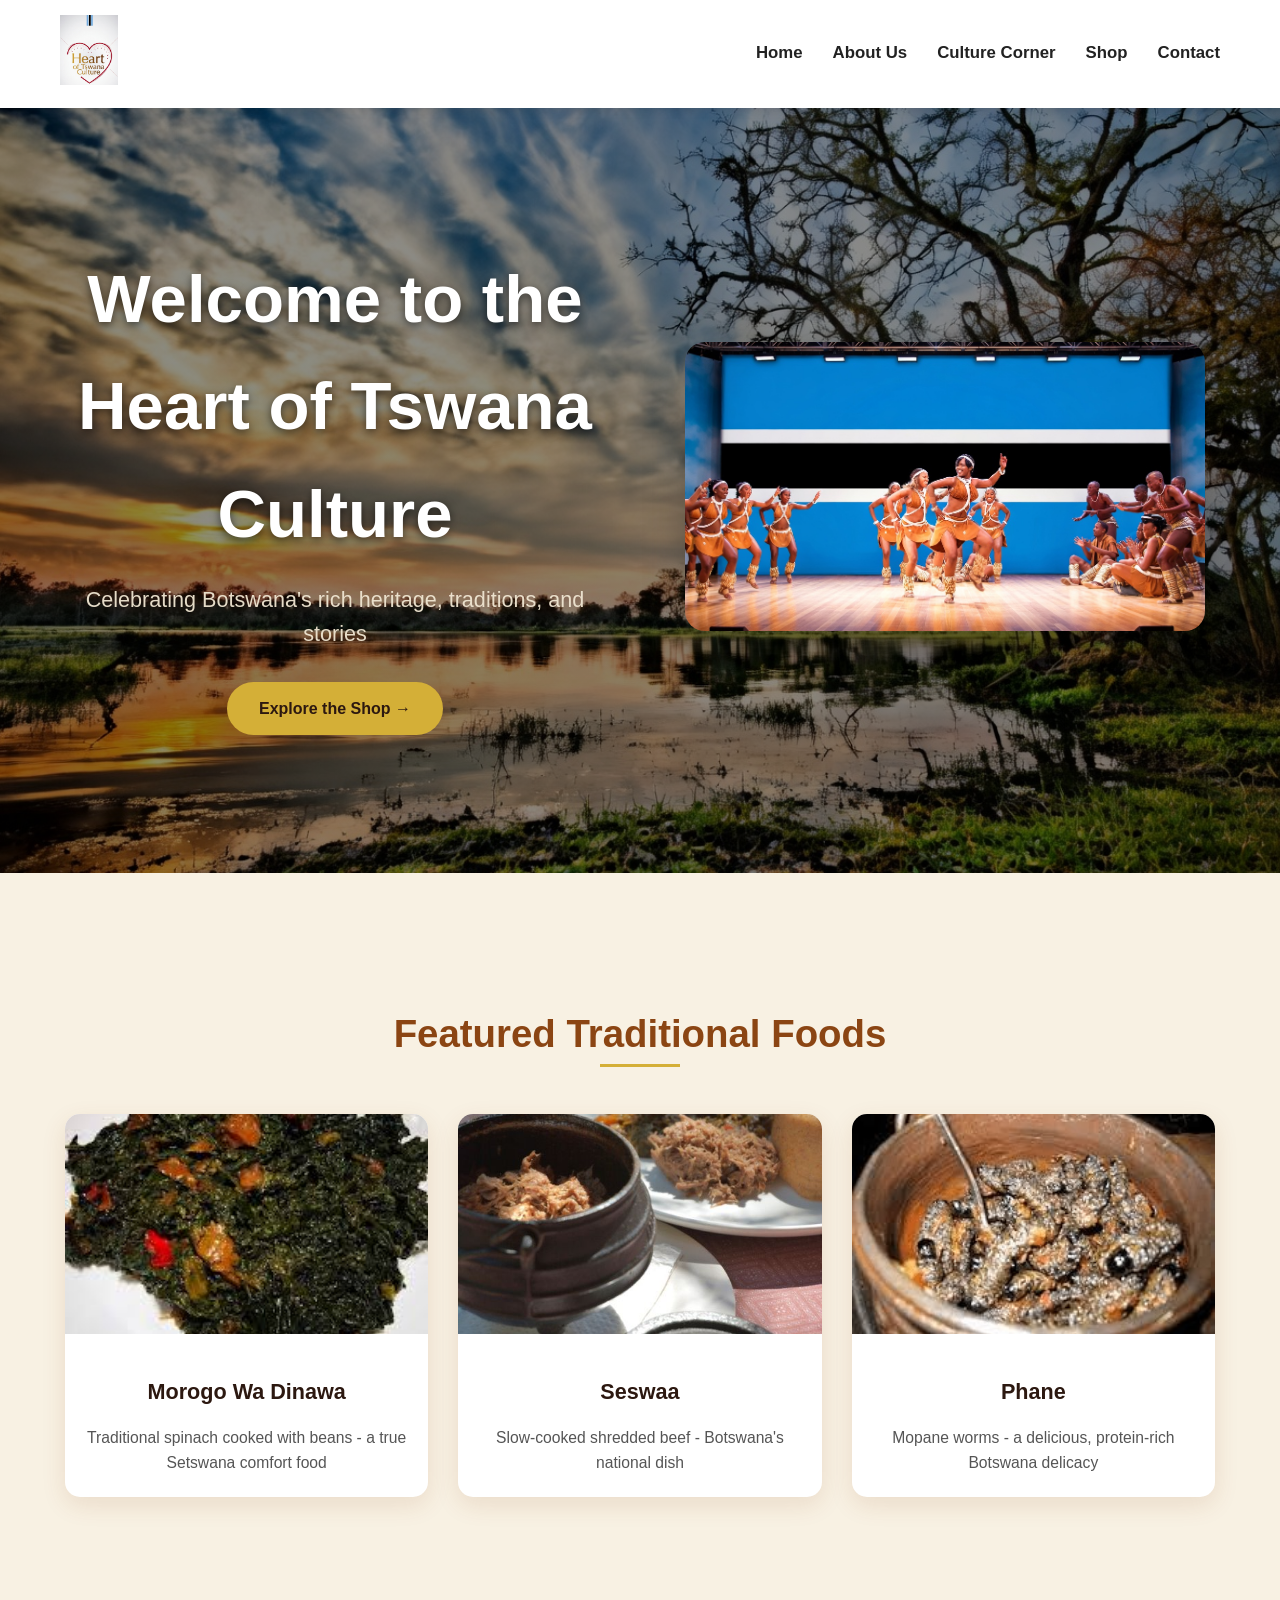
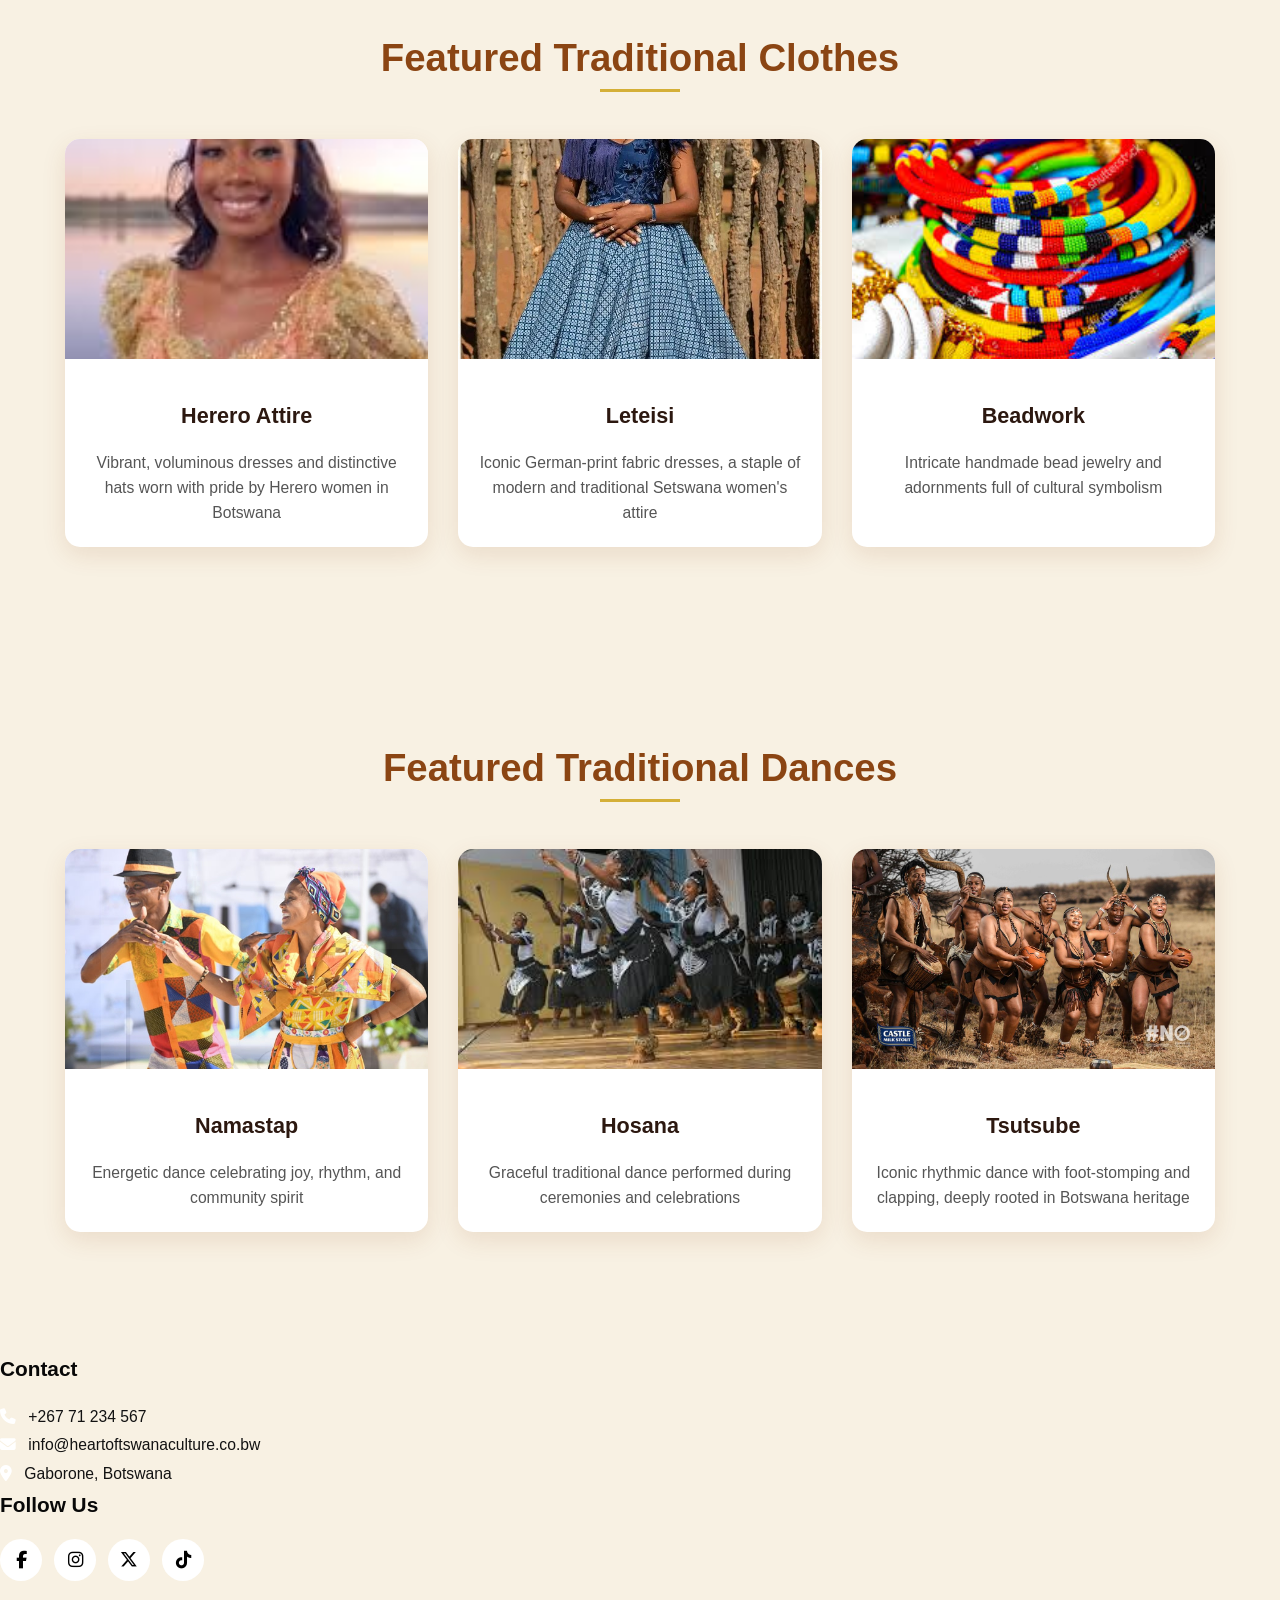
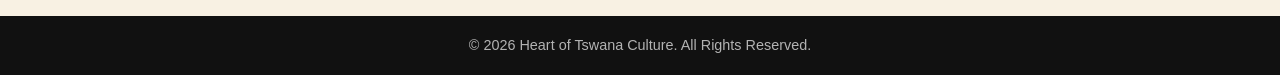
<file: index.html>
<!DOCTYPE html>
<html lang="en">
<head>
    <meta charset="UTF-8">
    <meta name="viewport" content="width=device-width, initial-scale=1.0">
    <meta name="description" content="Heart of Tswana Culture - Celebrating Botswana's rich heritage, traditions, and stories">
    <title>Heart of Tswana Culture</title>
    <link rel="stylesheet" href="styles.css">
    <link rel="stylesheet" href="https://cdnjs.cloudflare.com/ajax/libs/font-awesome/6.5.1/css/all.min.css">
</head>
<body>

    <div class="header">
        <div class="container">
            <div class="navbar">
                <div class="logo">
                    <img src="images/Heart of Tswana Culture.jpg" alt="Heart of Tswana Culture Logo">
                </div>
                <nav>
                    <ul>
                        <li><a href="index.html">Home</a></li>
                        <li><a href="about-us.html">About Us</a></li>
                        <li><a href="culture.html">Culture Corner</a></li>
                        <li><a href="shop.html">Shop</a></li>
                        <li><a href="contact.html">Contact</a></li>
                    </ul>
                </nav>
            </div>
        </div>
    </div>

    <!-- HERO SECTION -->
    <div class="hero">
        <div class="container">
            <div class="row">
                <div class="col-1">
                    <h1>Welcome to the Heart of Tswana Culture</h1>
                    <p>Celebrating Botswana's rich heritage, traditions, and stories</p>
                    <a href="shop.html" class="btn">Explore the Shop →</a>
                </div>
                <div class="col-1">
                    <img src="images/image.png" alt="Tswana cultural performance">
                </div>
            </div>
        </div>
    </div>
    
<main>
    <!------------ FEATURED TRADITIONAL FOODS -------->
    <section class="small-container">
        <h2 class="title">Featured Traditional Foods</h2>
        <div class="grid">
            <div class="card">
                <img src="images/Morogo wa Dinawa.jpeg" alt="Morogo wa Dinawa">
                <h4>Morogo Wa Dinawa</h4>
                <p>Traditional spinach cooked with beans - a true Setswana comfort food</p>
            </div>
            <div class="card">
                <img src="images/Seswaa.jpeg" alt="Seswaa">
                <h4>Seswaa</h4>
                <p>Slow-cooked shredded beef - Botswana's national dish</p>
            </div>
            <div class="card">
                <img src="images/Phane.jpeg" alt="Phane">
                <h4>Phane</h4>
                <p>Mopane worms - a delicious, protein-rich Botswana delicacy</p>
            </div>
        </div>
    </div>

    <!---------- FEATURED TRADITIONAL CLOTHES ---------->
    <div class="small-container">
        <h2 class="title">Featured Traditional Clothes</h2>
        <div class="grid">
            <div class="card">
                <img src="images/herero clothing.jpeg" alt="Herero Attire">
                <h4>Herero Attire</h4>
                <p>Vibrant, voluminous dresses and distinctive hats worn with pride by Herero women in Botswana</p>
            </div>
            <div class="card">
                <img src="images/Leteisi 1.jpeg" alt="Leteisi">
                <h4>Leteisi</h4>
                <p>Iconic German-print fabric dresses, a staple of modern and traditional Setswana women's attire</p>
            </div>
            <div class="card">
                <img src="images/Beads.jpeg" alt="Traditional Beadwork">
                <h4>Beadwork</h4>
                <p>Intricate handmade bead jewelry and adornments full of cultural symbolism</p>
            </div>
        </div>
    </div>

    <!-- FEATURED TRADITIONAL DANCES -->
    <div class="small-container">
        <h2 class="title">Featured Traditional Dances</h2>
        <div class="grid">
            <div class="card">
                <img src="images/Namastap.jpeg" alt="Namastap Dance">
                <h4>Namastap</h4>
                <p>Energetic dance celebrating joy, rhythm, and community spirit</p>
            </div>
            <div class="card">
                <img src="images/Hosana.jpeg" alt="Hosana Dance">
                <h4>Hosana</h4>
                <p>Graceful traditional dance performed during ceremonies and celebrations</p>
            </div>
            <div class="card">
                <img src="images/Tsutsube.jpeg" alt="Tsutsube Dance">
                <h4>Tsutsube</h4>
                <p>Iconic rhythmic dance with foot-stomping and clapping, deeply rooted in Botswana heritage</p>
            </div>
        </div>
    </div>
</section>
</main>
    
        <div class="footer-col">
            <h3>Contact</h3>
            <p><i class="fas fa-phone"></i> +267 71 234 567</p>
            <p><i class="fas fa-envelope"></i> info@heartoftswanaculture.co.bw</p>
            <p><i class="fas fa-map-marker-alt"></i> Gaborone, Botswana</p>
        </div>

        <div class="footer-col">
            <h3>Follow Us</h3>

            <div class="social-links">
                <a href="#" aria-label="Facebook">
                    <i class="fab fa-facebook-f"></i>
                </a>

                <a href="#" aria-label="Instagram">
                    <i class="fab fa-instagram"></i>
                </a>

                <a href="#" aria-label="X Twitter">
                    <i class="fab fa-x-twitter"></i>
                </a>

                <a href="#" aria-label="TikTok">
                    <i class="fab fa-tiktok"></i>
                </a>
                
            </div>
        </div>

    </div>

    <div class="footer-bottom">
        <p>&copy; 2026 Heart of Tswana Culture. All Rights Reserved.</p>
    </div>
</footer>

</body>
</html>
</file>
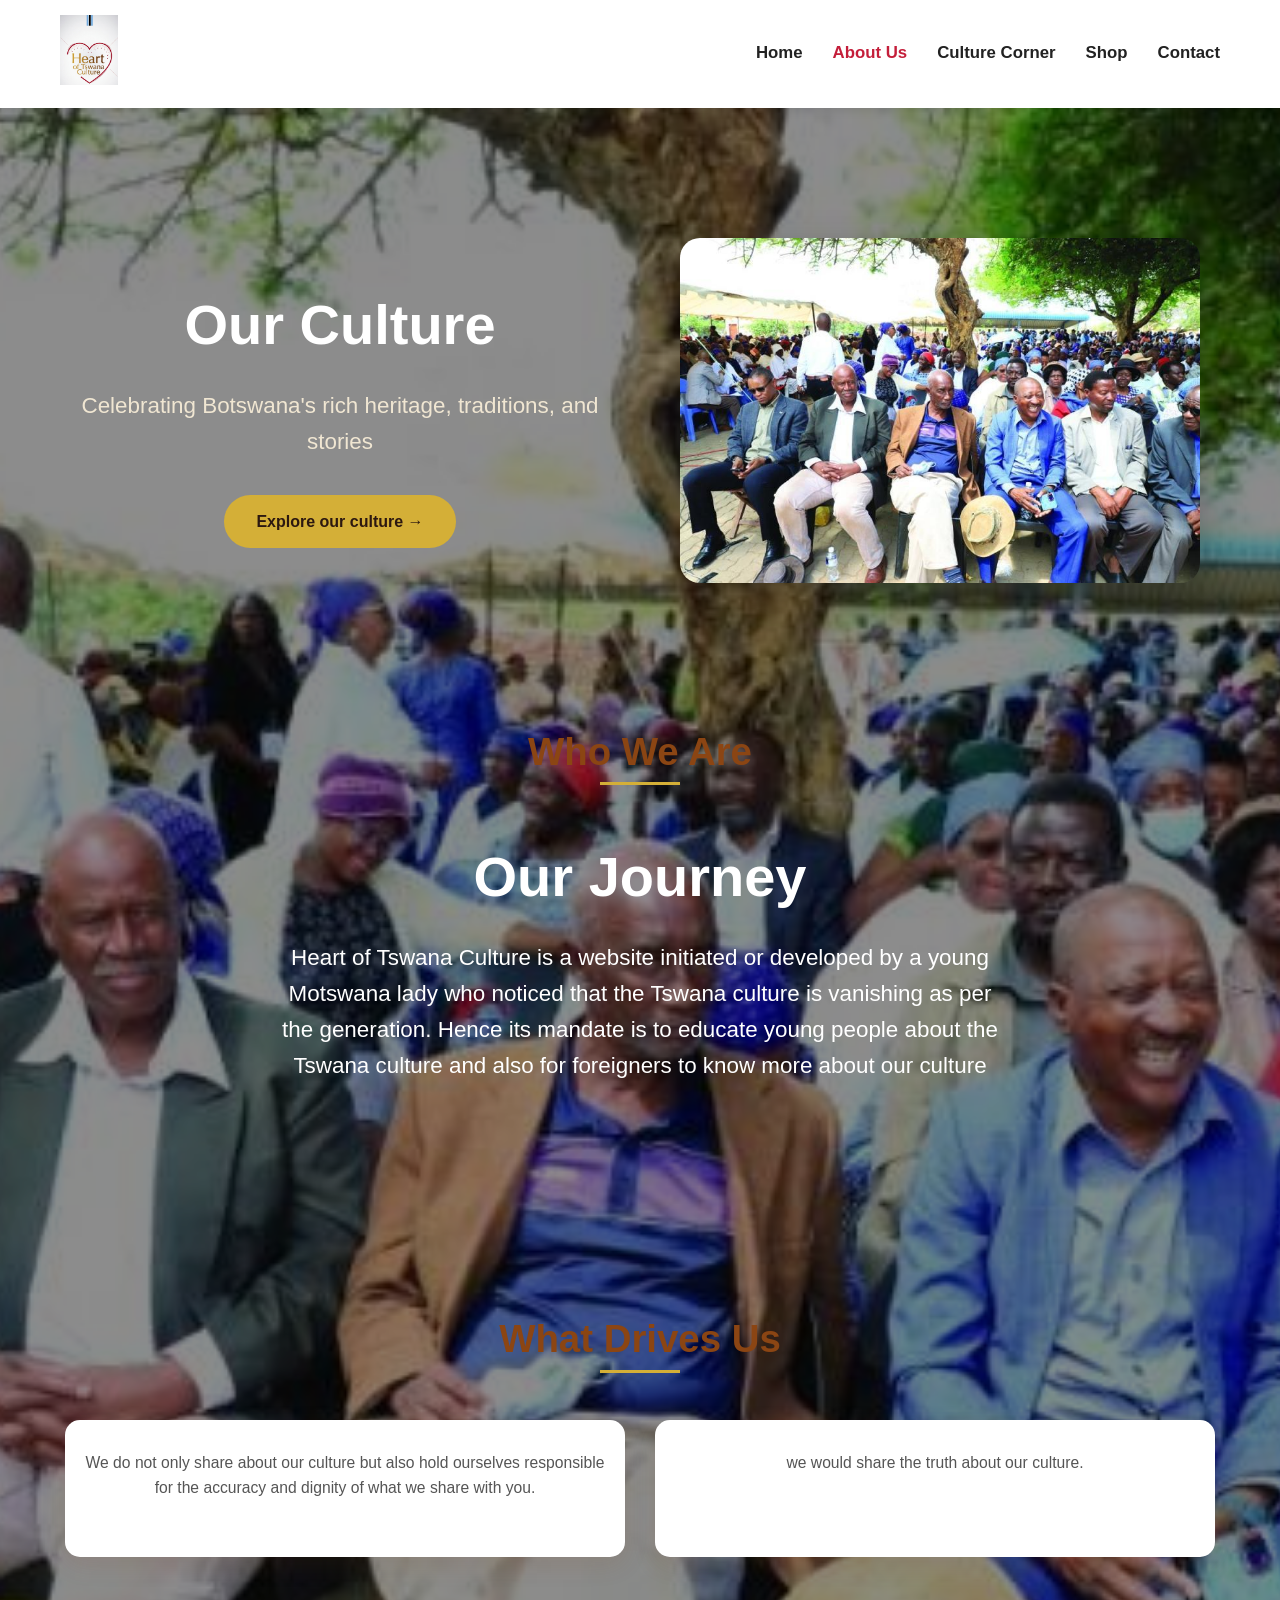
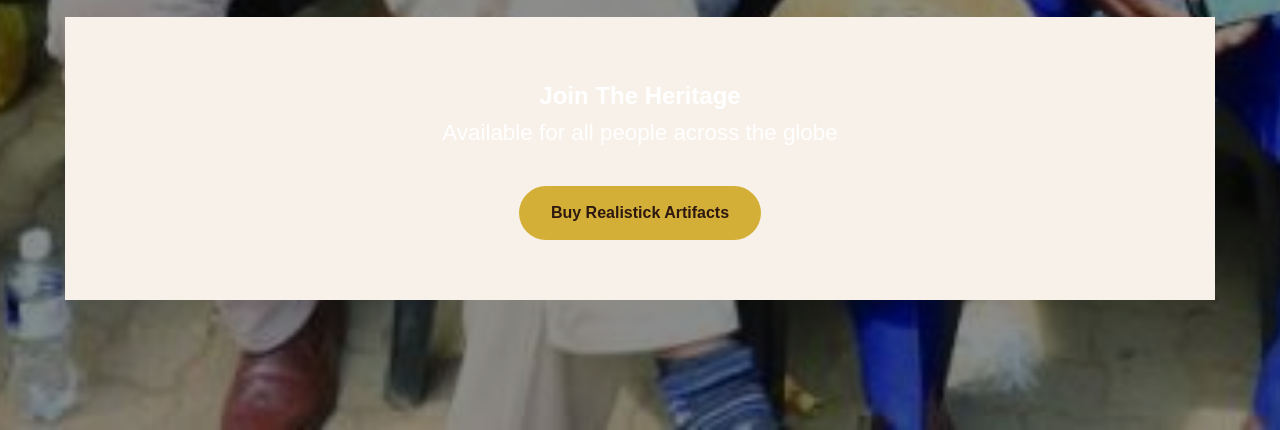
<file: about us.html>
<!DOCTYPE html>
<html lang="en">
<head>
    <meta charset="UTF-8">
    <meta name="viewport" content="width=device-width, initial-scale=1.0">
    <meta name="description" content="Heart of Tswana Culture - Celebrating Botswana's rich heritage, traditions, and stories">
    <title>Heart of Tswana Culture - About Us</title>
    <link rel="stylesheet" href="styles.css">
    <link rel="stylesheet" href="https://cdnjs.cloudflare.com/ajax/libs/font-awesome/6.5.1/css/all.min.css">
</head>
<body>

    <div class="header">
        <div class="container">
            <div class="navbar">
                <div class="logo">
                    <img src="images/Heart of Tswana Culture.jpg" alt="Heart of Tswana Culture Logo">
                </div>
                <nav>
                    <ul>
                        <li><a href="index.html">Home</a></li>
                        <li><a href="about-us.html" class="active">About Us</a></li>
                        <li><a href="culture.html">Culture Corner</a></li>
                        <li><a href="shop.html">Shop</a></li>
                        <li><a href="contact.html">Contact</a></li>
                    </ul>
                </nav>
            </div>
        </div>
    </div>

    <!-------- ABOUT US -------->
    <div class="about-us">
        <div class="container">
            <div class="row">
                <div class="col-1">
                    <h1>Our Culture</h1>
                    <p>Celebrating Botswana's rich heritage, traditions, and stories</p>
                    <a href="culture.html" class="btn">Explore our culture →</a>
               </div>

             <div class="col-1">
                 <img src="images/Tswana elders.jpg" alt="Elders at a wedding celebrrations">
             </div>
       </div>
    </div>
    
    <!-- OUR JOURNEY -->
    <div class="small-container">
        <h2 class="title">Who We Are</h2>
        <div class="container">
            <div class="row">
                <div class="col-2">
                    <h1>Our Journey </h1>
                    <p>Heart of Tswana Culture is a website initiated or developed by a young Motswana lady who noticed that the Tswana culture is vanishing as per the generation. Hence its mandate is to educate young people about the Tswana culture and also for foreigners to know more about our culture</p>
                </div>
            </div>
        </div>
    </div>

    <!-- OUR VALUES -->
    <div class="small-container">
        <h2 class="title">What Drives Us</h2>
        <div class="grid">
            <div class="card">
                <h3>Accountability.</h3>
                <p>We do not only share about our culture but also hold ourselves responsible for the accuracy and dignity of what we share with you.</p>
            </div>

            <div class="card">
                <h3>Excellence with Integrity.</h3>
                <p>we would share the truth about our culture.</p>
            </div>
        </div>
    </div>

    <!-- JOIN THE HERITAGE -->
    <div class="small-container cta-section">
        <h2>Join The Heritage</h2>
        <p>Available for all people across the globe</p>
        <a href="shop.html" class="btn">Buy Realistick Artifacts</a>
    </div>

</body>
</html>
</file>
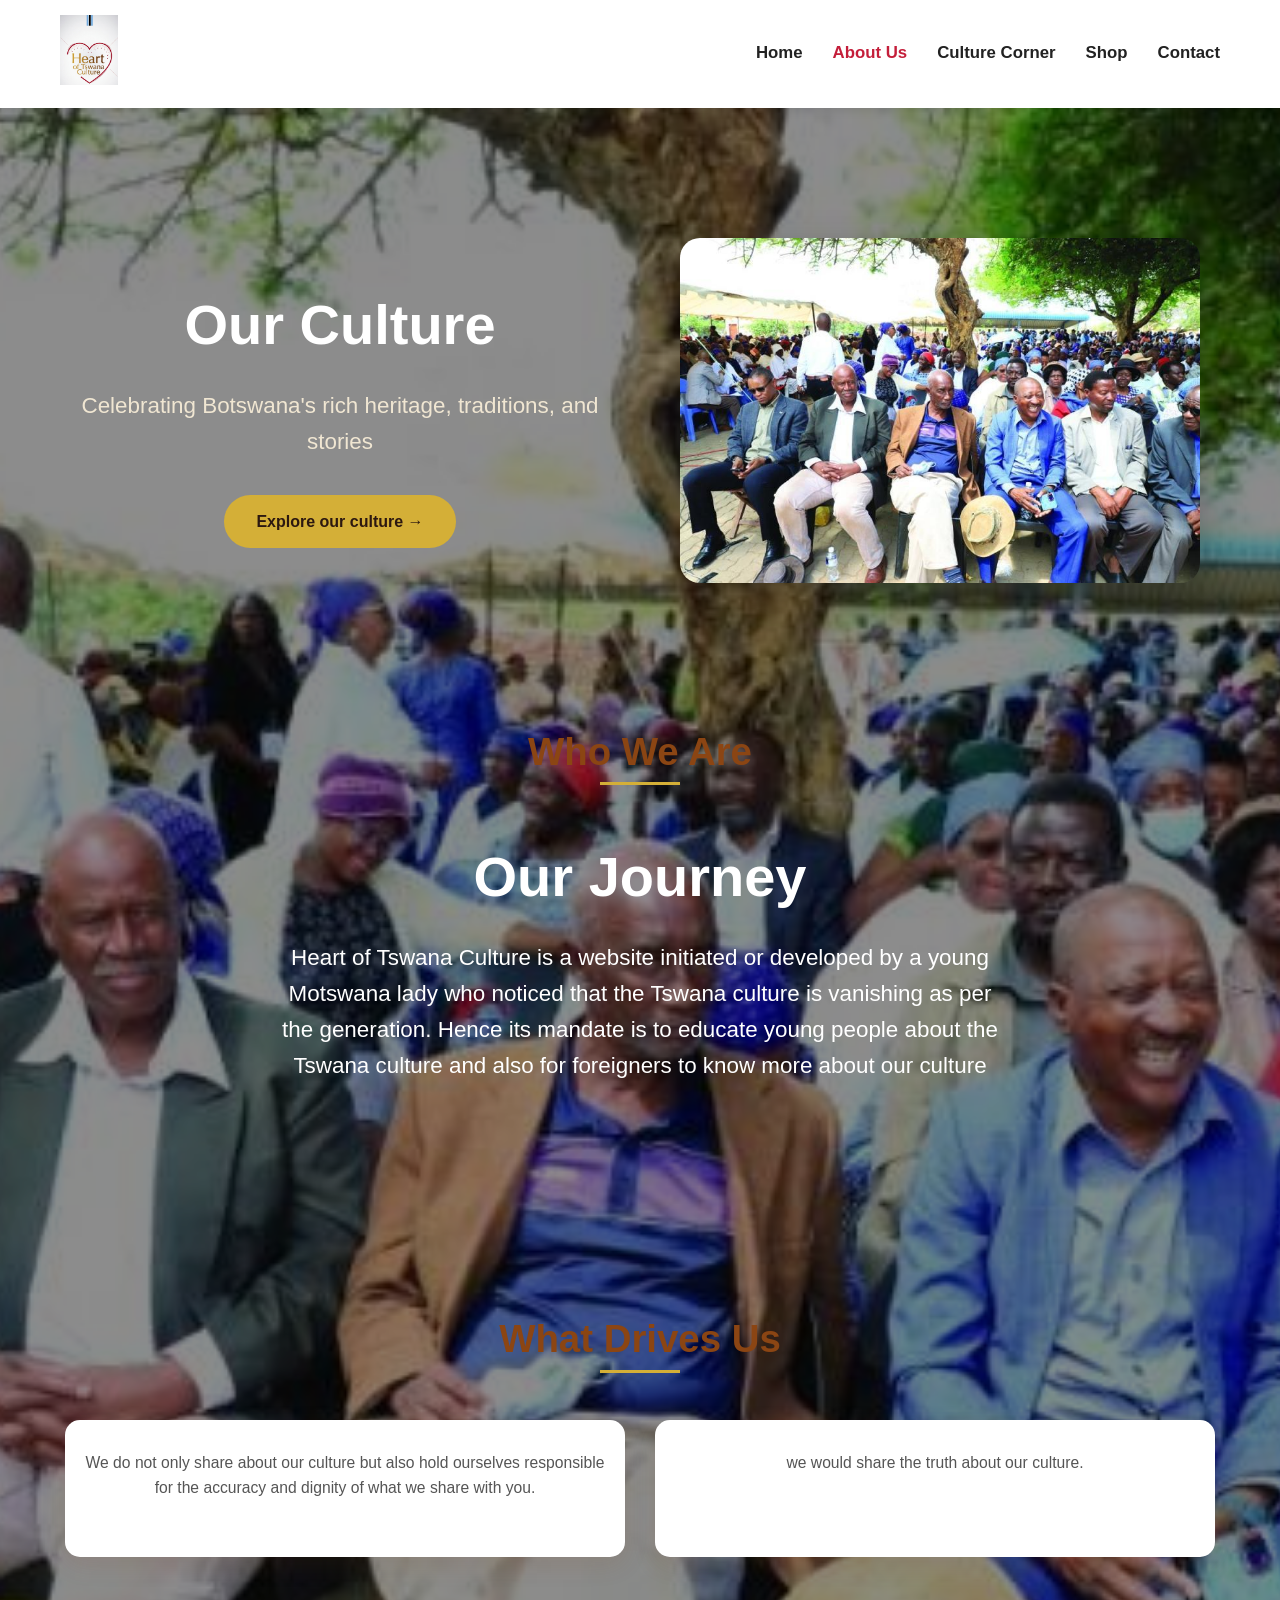
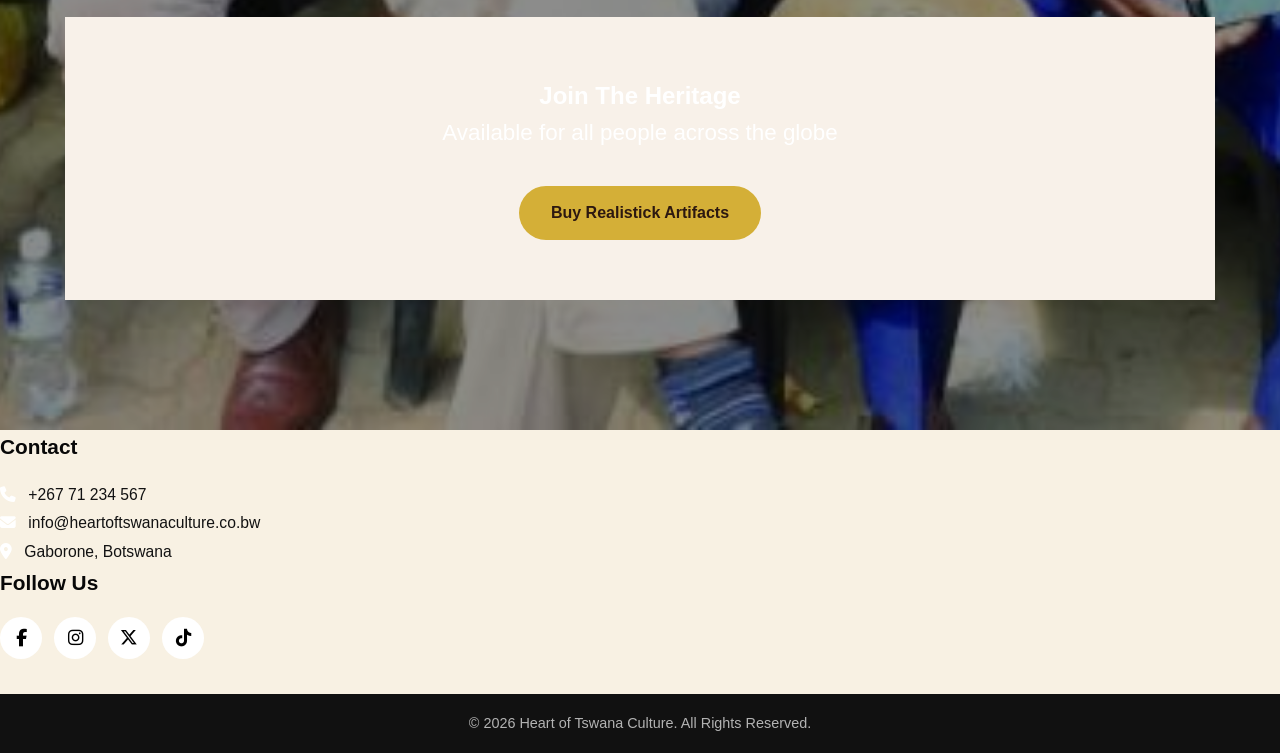
<file: about-us.html>
<!DOCTYPE html>
<html lang="en">
<head>
    <meta charset="UTF-8">
    <meta name="viewport" content="width=device-width, initial-scale=1.0">
    <meta name="description" content="Heart of Tswana Culture - Celebrating Botswana's rich heritage, traditions, and stories">
    <title>Heart of Tswana Culture - About Us</title>
    <link rel="stylesheet" href="styles.css">
    <link rel="stylesheet" href="https://cdnjs.cloudflare.com/ajax/libs/font-awesome/6.5.1/css/all.min.css">
</head>
<body>

    <div class="header">
        <div class="container">
            <div class="navbar">
                <div class="logo">
                    <img src="images/Heart of Tswana Culture.jpg" alt="Heart of Tswana Culture Logo">
                </div>
                <nav>
                    <ul>
                        <li><a href="index.html">Home</a></li>
                        <li><a href="about-us.html" class="active">About Us</a></li>
                        <li><a href="culture.html">Culture Corner</a></li>
                        <li><a href="shop.html">Shop</a></li>
                        <li><a href="contact.html">Contact</a></li>
                    </ul>
                </nav>
            </div>
        </div>
    </div>
<main>
    <!-------- ABOUT US -------->
    <section class="about-us">
        <div class="container">
            <div class="row">
                <div class="col-1">
                    <h1>Our Culture</h1>
                    <p>Celebrating Botswana's rich heritage, traditions, and stories</p>
                    <a href="culture.html" class="btn">Explore our culture →</a>
               </div>

             <div class="col-1">
                 <img src="images/Tswana elders.jpg" alt="Elders at a wedding celebrrations">
             </div>
       </div>
    </div>
    
    <!-- OUR JOURNEY -->
    <div class="small-container">
        <h2 class="title">Who We Are</h2>
        <div class="container">
            <div class="row">
                <div class="col-2">
                    <h1>Our Journey </h1>
                    <p>Heart of Tswana Culture is a website initiated or developed by a young Motswana lady who noticed that the Tswana culture is vanishing as per the generation. Hence its mandate is to educate young people about the Tswana culture and also for foreigners to know more about our culture</p>
                </div>
            </div>
        </div>
    </div>

    <!-- OUR VALUES -->
    <div class="small-container">
        <h2 class="title">What Drives Us</h2>
        <div class="grid">
            <div class="card">
                <h3>Accountability.</h3>
                <p>We do not only share about our culture but also hold ourselves responsible for the accuracy and dignity of what we share with you.</p>
            </div>

            <div class="card">
                <h3>Excellence with Integrity.</h3>
                <p>we would share the truth about our culture.</p>
            </div>
        </div>
    </div>

    <!-- JOIN THE HERITAGE -->
    <div class="small-container cta-section">
        <h2>Join The Heritage</h2>
        <p>Available for all people across the globe</p>
        <a href="shop.html" class="btn">Buy Realistick Artifacts</a>
    </div>
    </section>
</main>
      <div class="footer-col">
            <h3>Contact</h3>
            <p><i class="fas fa-phone"></i> +267 71 234 567</p>
            <p><i class="fas fa-envelope"></i> info@heartoftswanaculture.co.bw</p>
            <p><i class="fas fa-map-marker-alt"></i> Gaborone, Botswana</p>
        </div>

       <!-- Follow Us Column -->
        <div class="footer-col follow-col">
            <h3>Follow Us</h3>

            <div class="social-links">
                <a href="#" aria-label="Facebook">
                    <i class="fab fa-facebook-f"></i>
                </a>

                <a href="#" aria-label="Instagram">
                    <i class="fab fa-instagram"></i>
                </a>

                <a href="#" aria-label="X Twitter">
                    <i class="fab fa-x-twitter"></i>

                <a href="#" aria-label="TikTok">
                    <i class="fab fa-tiktok"></i>
                </a>

            </div>
        </div>

    </div>

    <div class="footer-bottom">

<p>&copy; 2026 Heart of Tswana Culture. All Rights Reserved.</p>
    </div>
</footer>


</body>
</html>
</file>
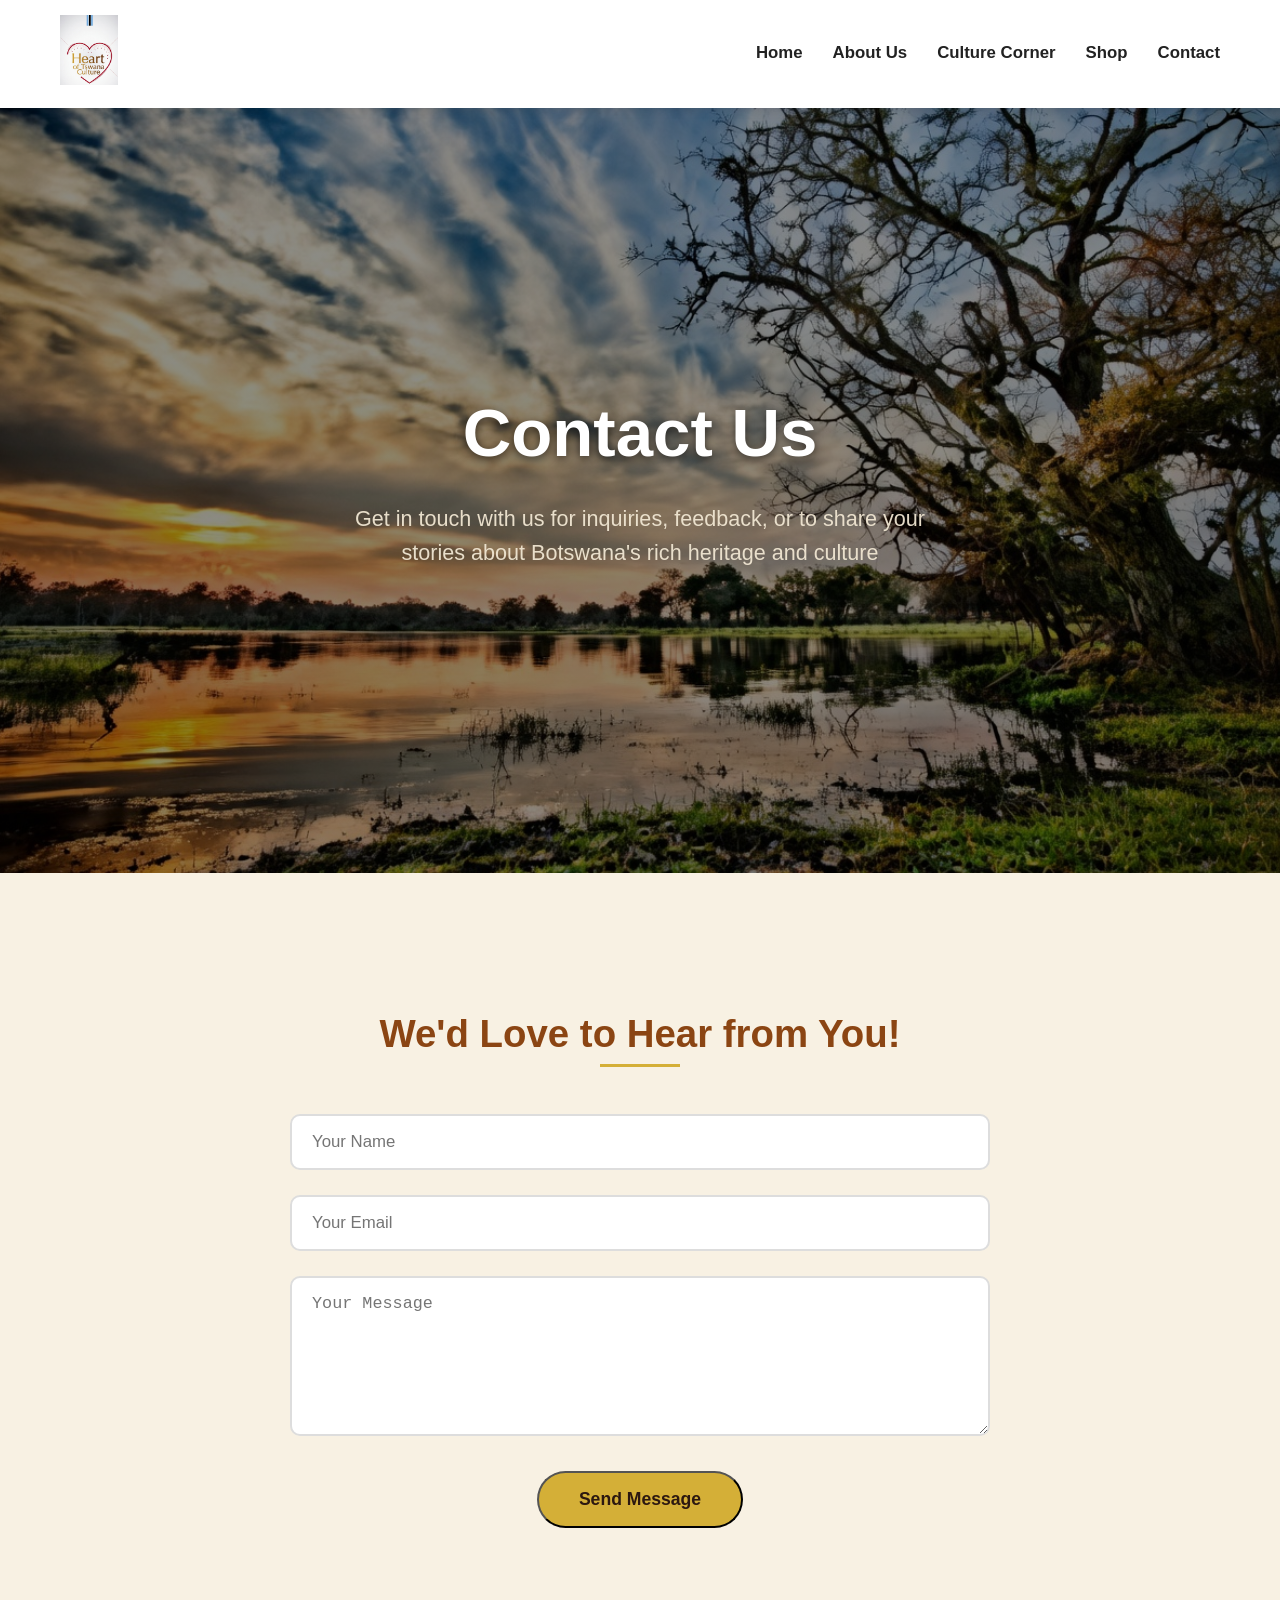
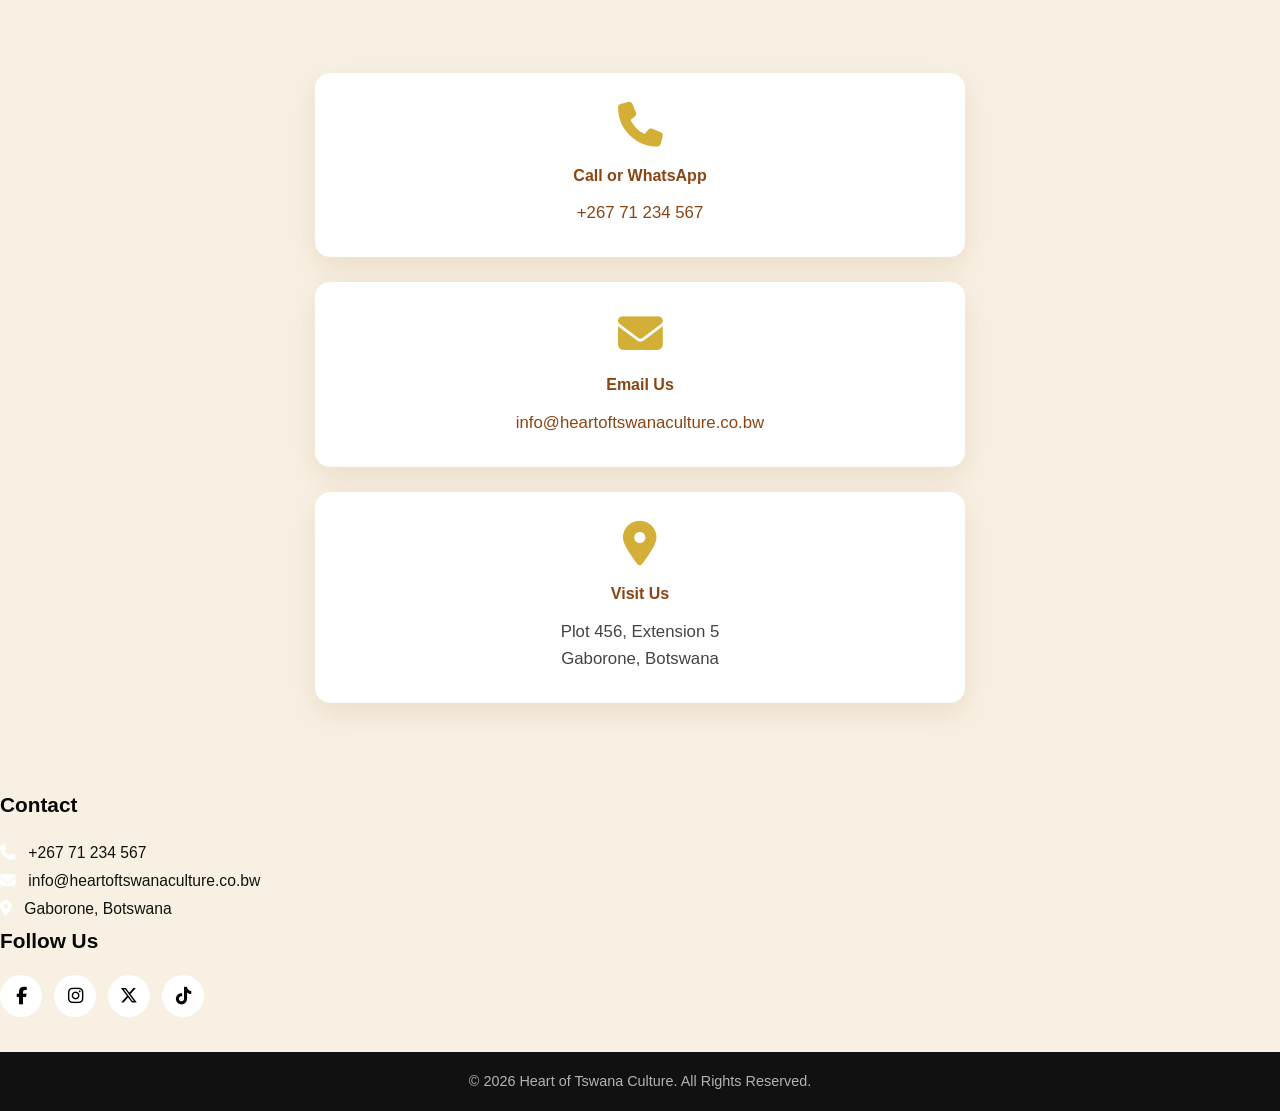
<file: contact.html>
<!DOCTYPE html>
<html lang="en">
<head>
    <meta charset="UTF-8">
    <meta name="viewport" content="width=device-width, initial-scale=1.0">
    <meta name="description" content="Contact Heart of Tswana Culture - Get in touch with us for inquiries, feedback, or to share your stories about Botswana's rich heritage and culture">
    <title>Contact Us - Heart of Tswana Culture</title>
    <link rel="stylesheet" href="styles.css">
    <link rel="stylesheet" href="https://cdnjs.cloudflare.com/ajax/libs/font-awesome/6.5.1/css/all.min.css">
</head>
<body>
    <div class="header">
        <div class="container">
            <div class="navbar">
                <div class="logo">
                    <img src="images/Heart of Tswana Culture.jpg" alt="Heart of Tswana Culture Logo">
                </div>
                <nav>
                    <ul>
                        <li><a href="index.html">Home</a></li>
                        <li><a href="about-us.html">About Us</a></li>
                        <li><a href="culture.html">Culture Corner</a></li>
                        <li><a href="shop.html">Shop</a></li>
                        <li><a href="contact.html">Contact</a></li>
                    </ul>
                </nav>
            </div>
        </div>
    </div>

    <div class="hero">
        <div class="container">
            <div class="row">
                <div class="col-1">
                    <h1>Contact Us</h1>

                    <p>Get in touch with us for inquiries, feedback, or to share your stories about Botswana's rich heritage and culture</p>
                    
                </div>
            </div>
        </div>
    </div>

    <!------------- CONTACT FORM ----------->
    <div class="small-container" id="contact-form">
        <h2 class="title">We'd Love to Hear from You!</h2>
        <form action="#" method="post" class="contact-form" id="contactForm">
            <input type="text" name="name" placeholder="Your Name" required>
            <input type="email" name="email" placeholder="Your Email" required>
            <textarea name="message" rows="4" placeholder="Your Message" required></textarea>
            <button type="submit" class="btn">Send Message</button>
        </form>
    </div>

    <!------------- CONTACT INFO  ----------->
    <div class="small-container">
        <div class="info-card">
            <i class="fas fa-phone"></i>
            <h4>Call or WhatsApp</h4>
            <p><a href="tel:+26771234567">+267 71 234 567</a></p>
        </div>
        
        <div class="info-card">
            <i class="fas fa-envelope"></i>
            <h4>Email Us</h4>
            <p><a href="mailto:info@heartoftswanaculture.co.bw">info@heartoftswanaculture.co.bw</a></p>
        </div>
        
        <div class="info-card">
            <i class="fas fa-map-marker-alt"></i>
            <h4>Visit Us</h4>
            <p>Plot 456, Extension 5<br>Gaborone, Botswana</p>
        </div>
    </div>

    <script>
        // Simple form feedback (no layout change)
        document.getElementById('contactForm').addEventListener('submit', function(e) {
            e.preventDefault();
            const btn = this.querySelector('.btn');
            const originalText = btn.textContent;
            
            btn.textContent = '✓ Message Sent!';
            btn.style.backgroundColor = '#2E8B57';
            
            setTimeout(() => {
                alert("Thank you! Your message has been received 🇧🇼\nWe'll reply within 24 hours.");
                btn.textContent = originalText;
                btn.style.backgroundColor = '';
                this.reset();
            }, 1200);
        });
    </script>
  <div class="footer-col">
            <h3>Contact</h3>
            <p><i class="fas fa-phone"></i> +267 71 234 567</p>
            <p><i class="fas fa-envelope"></i> info@heartoftswanaculture.co.bw</p>
            <p><i class="fas fa-map-marker-alt"></i> Gaborone, Botswana</p>
        </div>

       <!-- Follow Us Column -->
        <div class="footer-col follow-col">
            <h3>Follow Us</h3>

            <div class="social-links">
                <a href="#" aria-label="Facebook">
                    <i class="fab fa-facebook-f"></i>
                </a>

                <a href="#" aria-label="Instagram">
                    <i class="fab fa-instagram"></i>
                </a>

                <a href="#" aria-label="X Twitter">
                    <i class="fab fa-x-twitter"></i>

                <a href="#" aria-label="TikTok">
                    <i class="fab fa-tiktok"></i>
                </a>

            </div>
        </div>

    </div>

    <div class="footer-bottom">

<p>&copy; 2026 Heart of Tswana Culture. All Rights Reserved.</p>
    </div>
</footer>

</body>
</html>
</file>
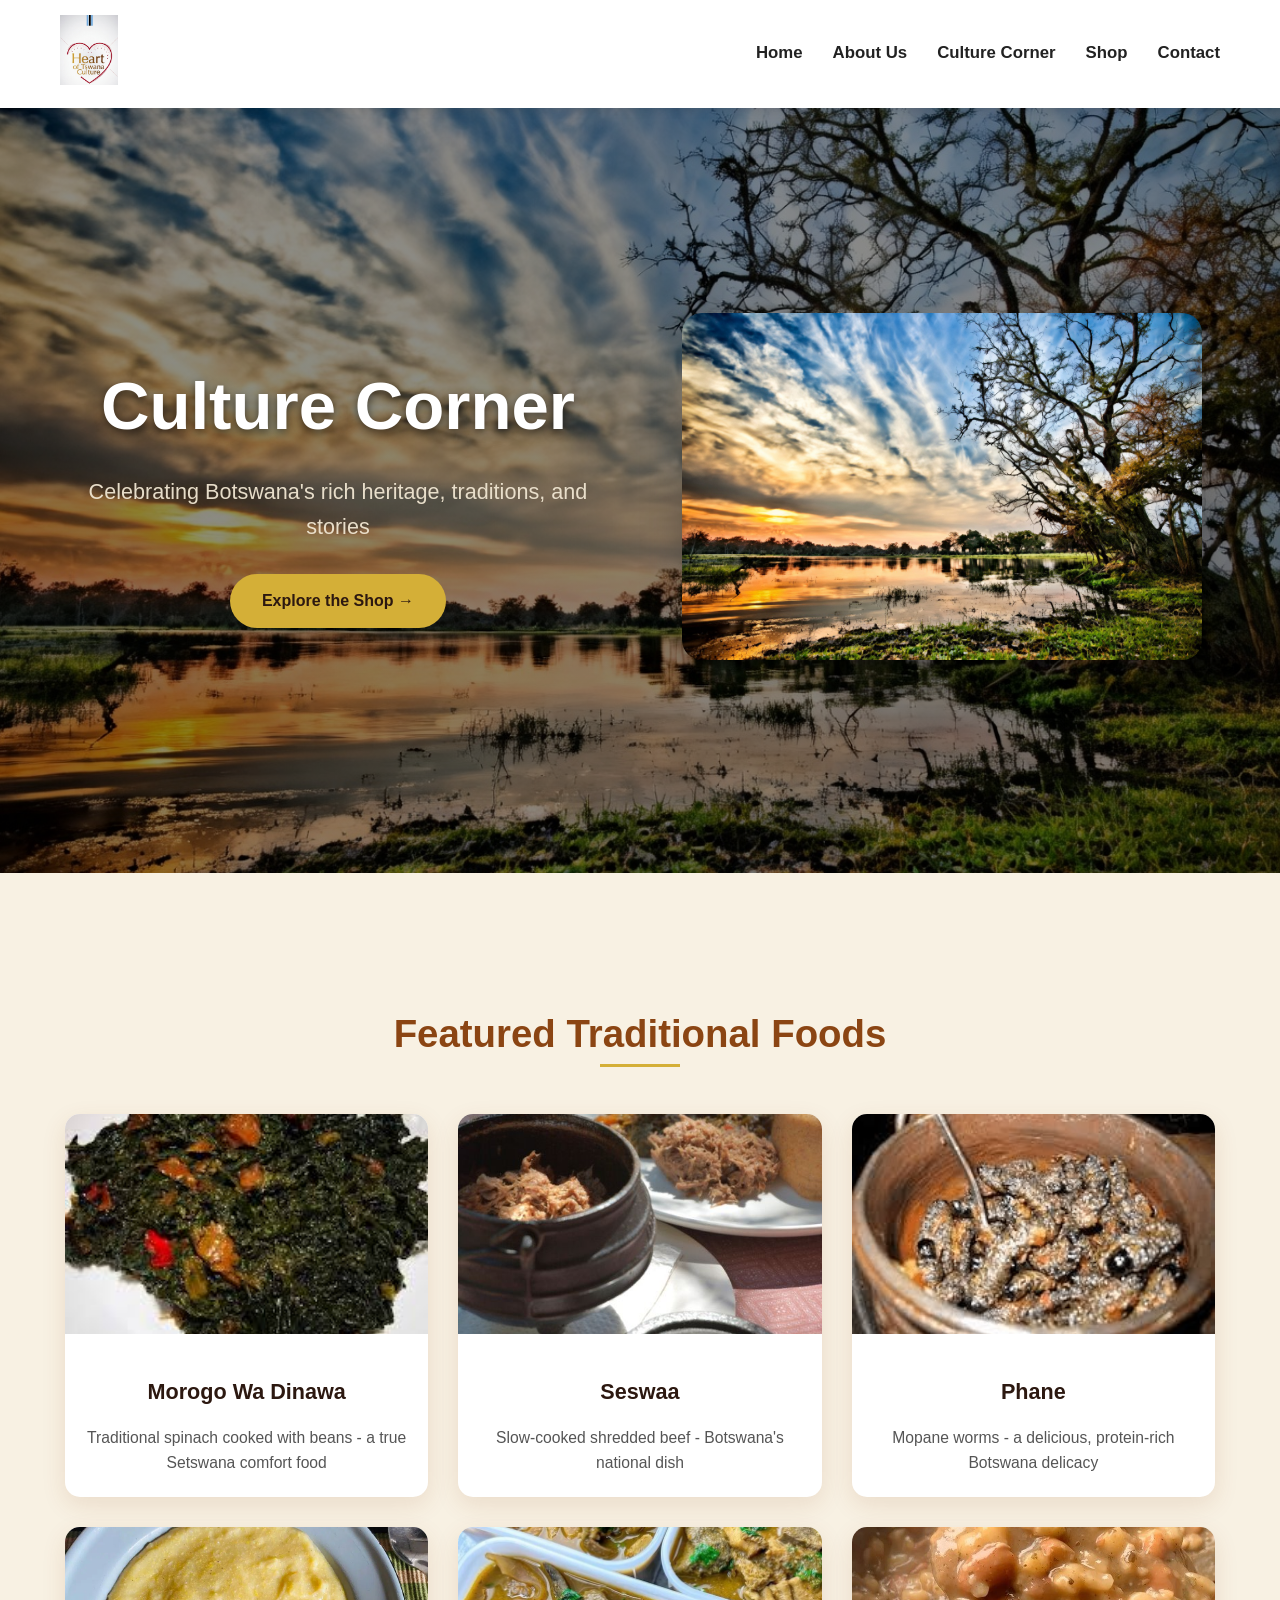
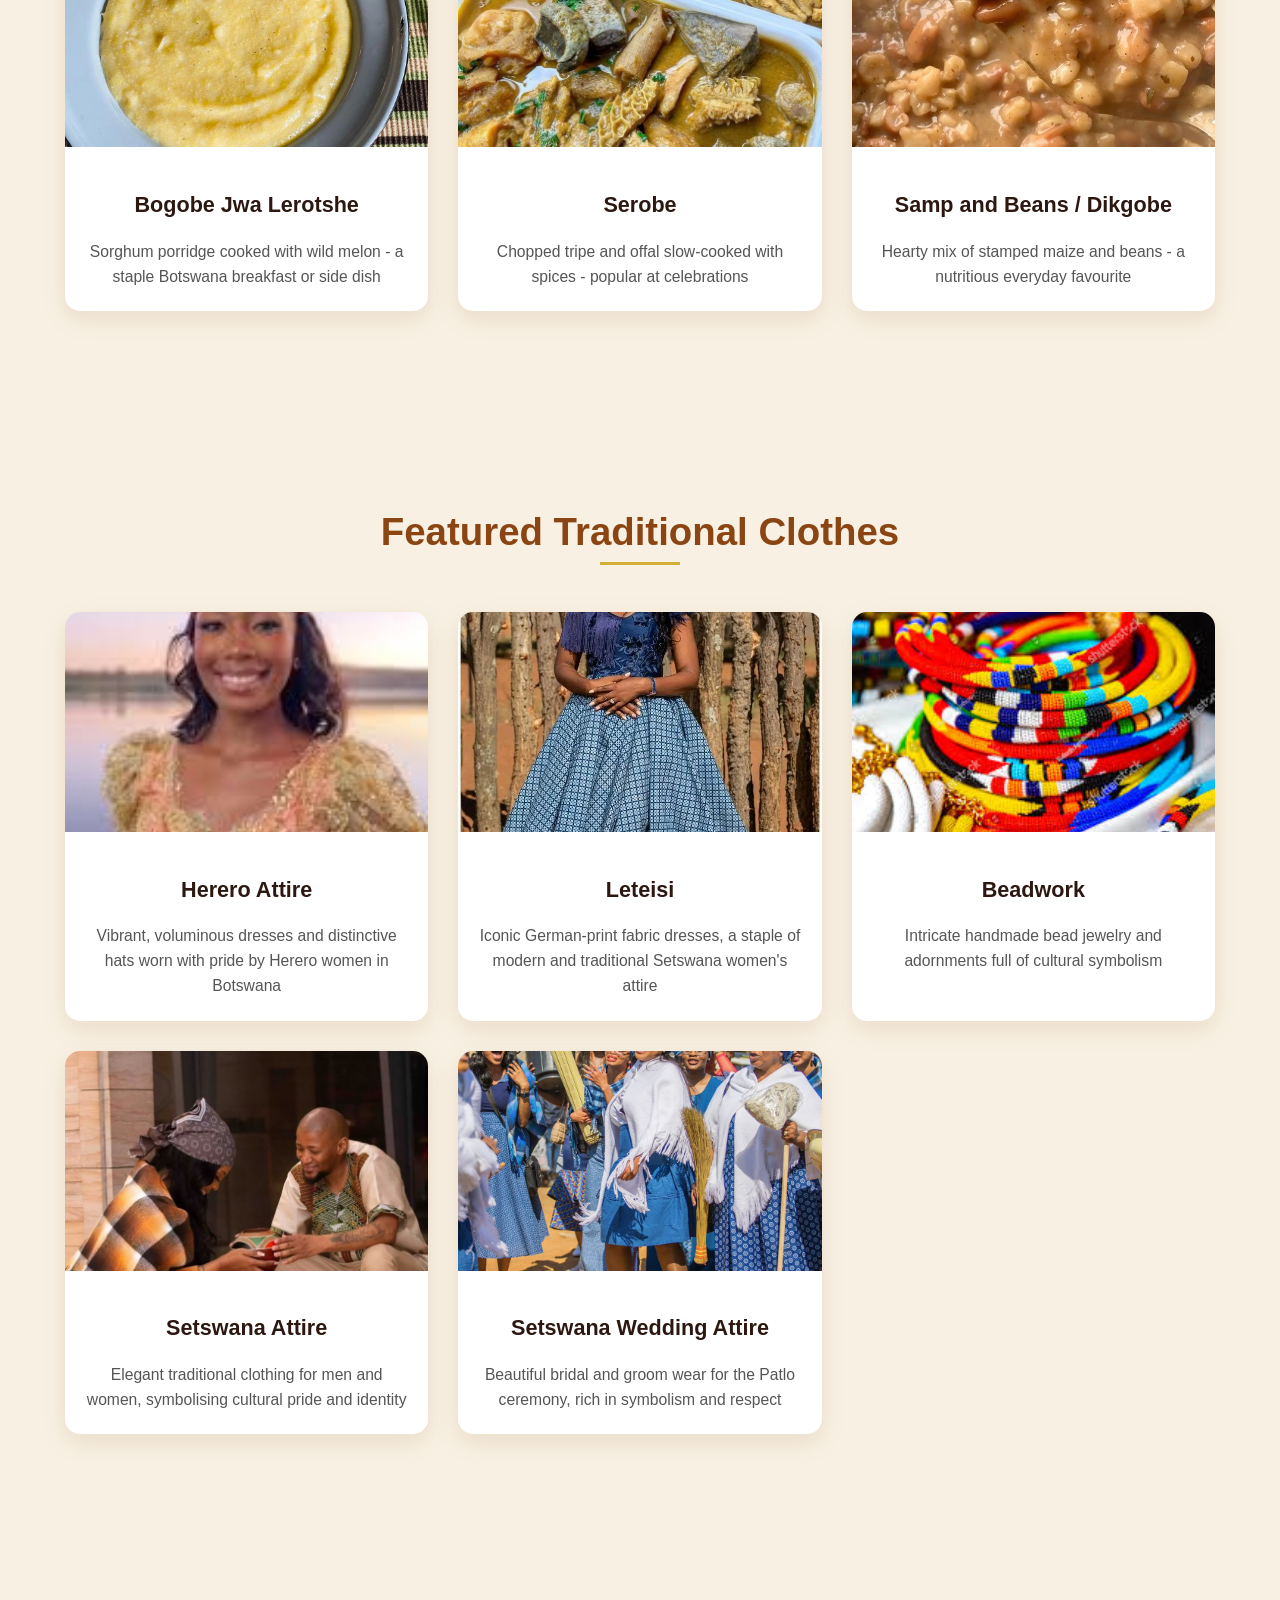
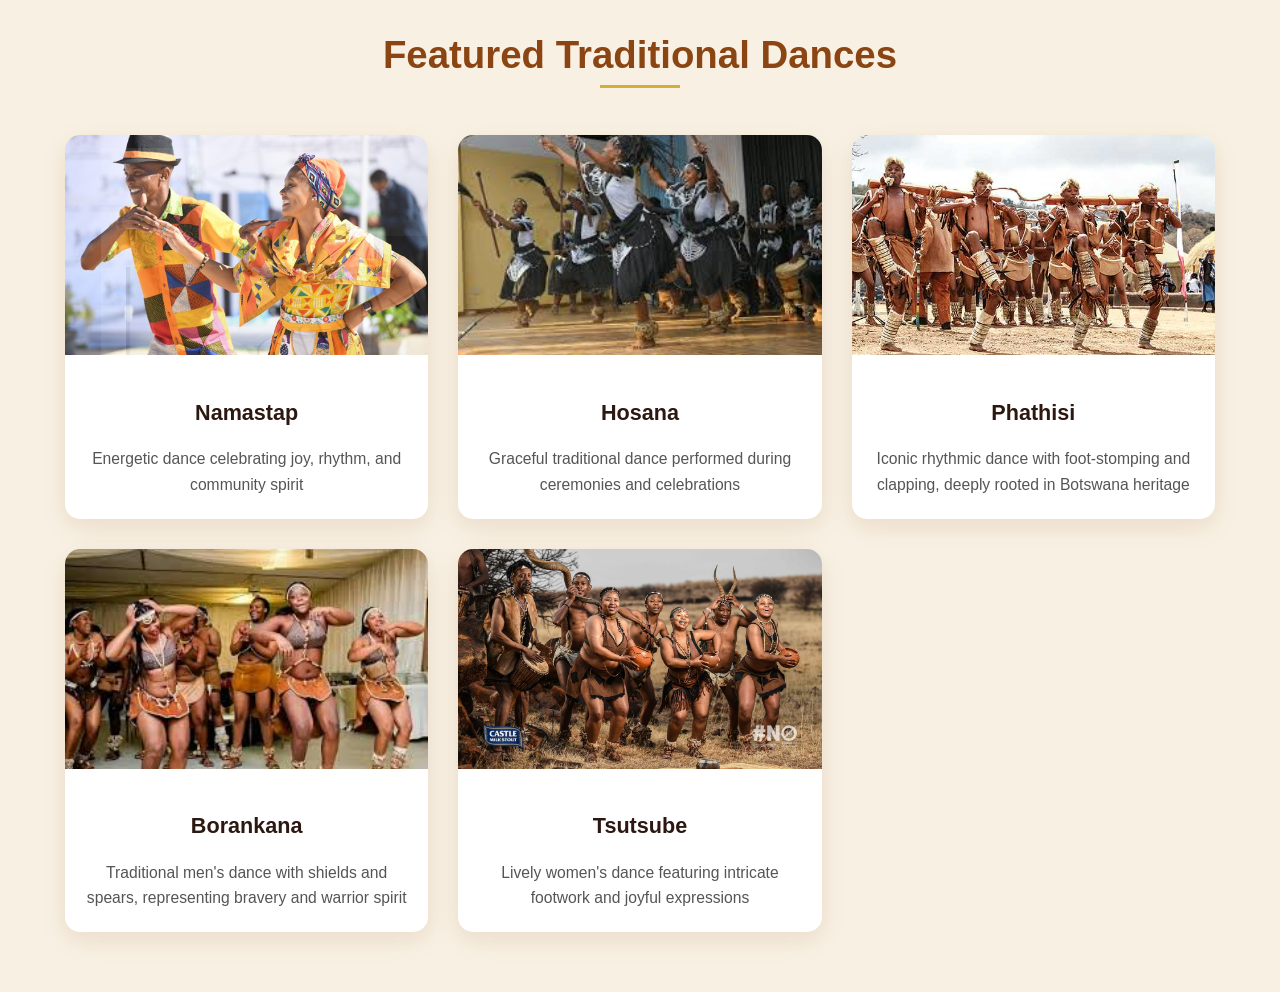
<file: culture corner.html>
<!DOCTYPE html>
<html lang="en">
<head>
    <meta charset="UTF-8">
    <meta name="viewport" content="width=device-width, initial-scale=1.0">
    <meta name="description" content="Heart of Tswana Culture - Celebrating Botswana's rich heritage, traditions, and stories">
    <title>Heart of Tswana Culture</title>
    <link rel="stylesheet" href="styles.css">
    <link rel="stylesheet" href="https://cdnjs.cloudflare.com/ajax/libs/font-awesome/6.5.1/css/all.min.css">
</head>
<body>

    <div class="header">
        <div class="container">
            <div class="navbar">
                <div class="logo">
                    <img src="images/Heart of Tswana Culture.jpg" alt="Heart of Tswana Culture Logo">
                </div>
                <nav>
                    <ul>
                        <li><a href="index.html">Home</a></li>
                        <li><a href="about-us.html">About Us</a></li>
                        <li><a href="culture.html">Culture Corner</a></li>
                        <li><a href="shop.html">Shop</a></li>
                        <li><a href="contact.html">Contact</a></li>
                    </ul>
                </nav>
            </div>
        </div>
    </div>

    <div class="hero">
        <div class="container">
            <div class="row">
                <div class="col-1">
                    <h1>Culture Corner</h1>
                    <p>Celebrating Botswana's rich heritage, traditions, and stories</p>
                    <a href="shop.html" class="btn">Explore the Shop →</a>
                </div>
                <div class="col-1">
                    <img src="images/Nature.jpg" alt="Nature">
                </div>
            </div>
        </div>
    </div>

    <!------------- FEATURED TRADITIONAL FOODS ----------->
    <div class="small-container">
        <h2 class="title">Featured Traditional Foods</h2>
        <div class="grid">
            <div class="card">
                <img src="images/Morogo wa Dinawa.jpeg" alt="Morogo wa Dinawa">
                <h4>Morogo Wa Dinawa</h4>
                <p>Traditional spinach cooked with beans - a true Setswana comfort food</p>
            </div>
            <div class="card">
                <img src="images/Seswaa.jpeg" alt="Seswaa">
                <h4>Seswaa</h4>
                <p>Slow-cooked shredded beef - Botswana's national dish</p>
            </div>
            <div class="card">
                <img src="images/Phane.jpeg" alt="Phane">
                <h4>Phane</h4>
                <p>Mopane worms - a delicious, protein-rich Botswana delicacy</p>
            </div>
            <div class="card">
                <img src="images/Bogobe jwa lerotshe.jpeg" alt="Bogobe jwa lerotshe">
                <h4>Bogobe Jwa Lerotshe</h4>
                <p>Sorghum porridge cooked with wild melon - a staple Botswana breakfast or side dish</p>
            </div>
            <div class="card">
                <img src="images/Serobe.jpeg" alt="Serobe">
                <h4>Serobe</h4>
                <p>Chopped tripe and offal slow-cooked with spices - popular at celebrations</p>
            </div>
            <div class="card">
                <img src="images/Beans.jpeg" alt="Samp And Beans">
                <h4>Samp and Beans / Dikgobe</h4>
                <p>Hearty mix of stamped maize and beans - a nutritious everyday favourite</p>
            </div>
        </div>
    </div>

    <!------------ FEATURED TRADITIONAL CLOTHES-------- -->
    <div class="small-container">
        <h2 class="title">Featured Traditional Clothes</h2>
        <div class="grid">
            <div class="card">
                <img src="images/herero clothing.jpeg" alt="Herero Attire">
                <h4>Herero Attire</h4>
                <p>Vibrant, voluminous dresses and distinctive hats worn with pride by Herero women in Botswana</p>
            </div>
            <div class="card">
                <img src="images/Leteisi 1.jpeg" alt="Leteisi">
                <h4>Leteisi</h4>
                <p>Iconic German-print fabric dresses, a staple of modern and traditional Setswana women's attire</p>
            </div>
            <div class="card">
                <img src="images/Beads.jpeg" alt="Traditional Beadwork">
                <h4>Beadwork</h4>
                <p>Intricate handmade bead jewelry and adornments full of cultural symbolism</p>
            </div>
            <div class="card">
                <img src="images/Attire.jpeg" alt="Setswana Attire">
                <h4>Setswana Attire</h4>
                <p>Elegant traditional clothing for men and women, symbolising cultural pride and identity</p>
            </div>
            <div class="card">
                <img src="images/Patlo.jpeg" alt="Setswana Wedding Attire">
                <h4>Setswana Wedding Attire</h4>
                <p>Beautiful bridal and groom wear for the Patlo ceremony, rich in symbolism and respect</p>
            </div>
        </div>
    </div>

    <!-- FEATURED TRADITIONAL DANCES -->
    <div class="small-container">
        <h2 class="title">Featured Traditional Dances</h2>
        <div class="grid">
            <div class="card">
                <img src="images/Namastap.jpeg" alt="Namastap Dance">
                <h4>Namastap</h4>
                <p>Energetic dance celebrating joy, rhythm, and community spirit</p>
            </div>
            <div class="card">
                <img src="images/Hosana.jpeg" alt="Hosana Dance">
                <h4>Hosana</h4>
                <p>Graceful traditional dance performed during ceremonies and celebrations</p>
            </div>
            <div class="card">
                <img src="images/Phathisi.jpeg" alt="Phathisi Dance">
                <h4>Phathisi</h4>
                <p>Iconic rhythmic dance with foot-stomping and clapping, deeply rooted in Botswana heritage</p>
            </div>
            <div class="card">
                <img src="images/Borankana.jpeg" alt="Borankana Dance">
                <h4>Borankana</h4>
                <p>Traditional men's dance with shields and spears, representing bravery and warrior spirit</p>
            </div>
            <div class="card">
                <img src="images/Tsutsube.jpeg" alt="Tsutsube Dance">
                <h4>Tsutsube</h4>
                <p>Lively women's dance featuring intricate footwork and joyful expressions</p>
            </div>
        </div>
    </div>

</body>
</html>
</file>
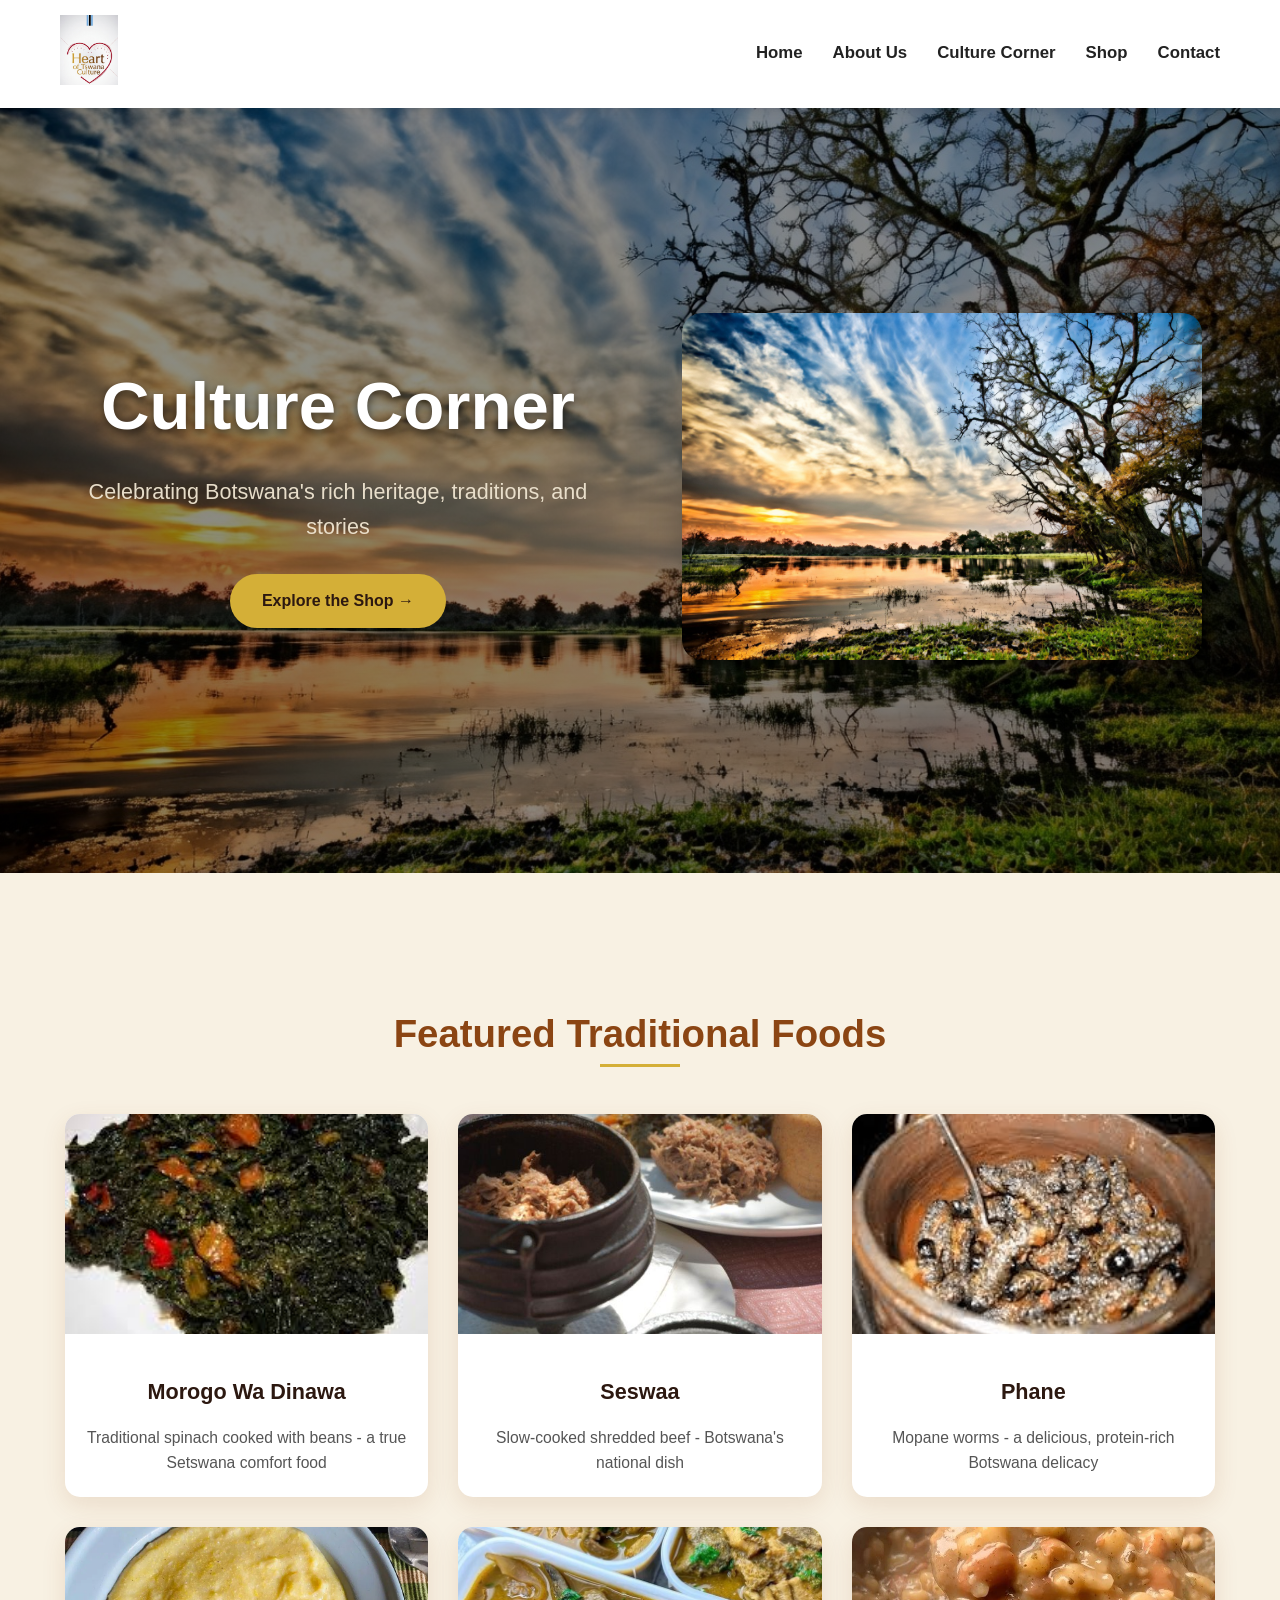
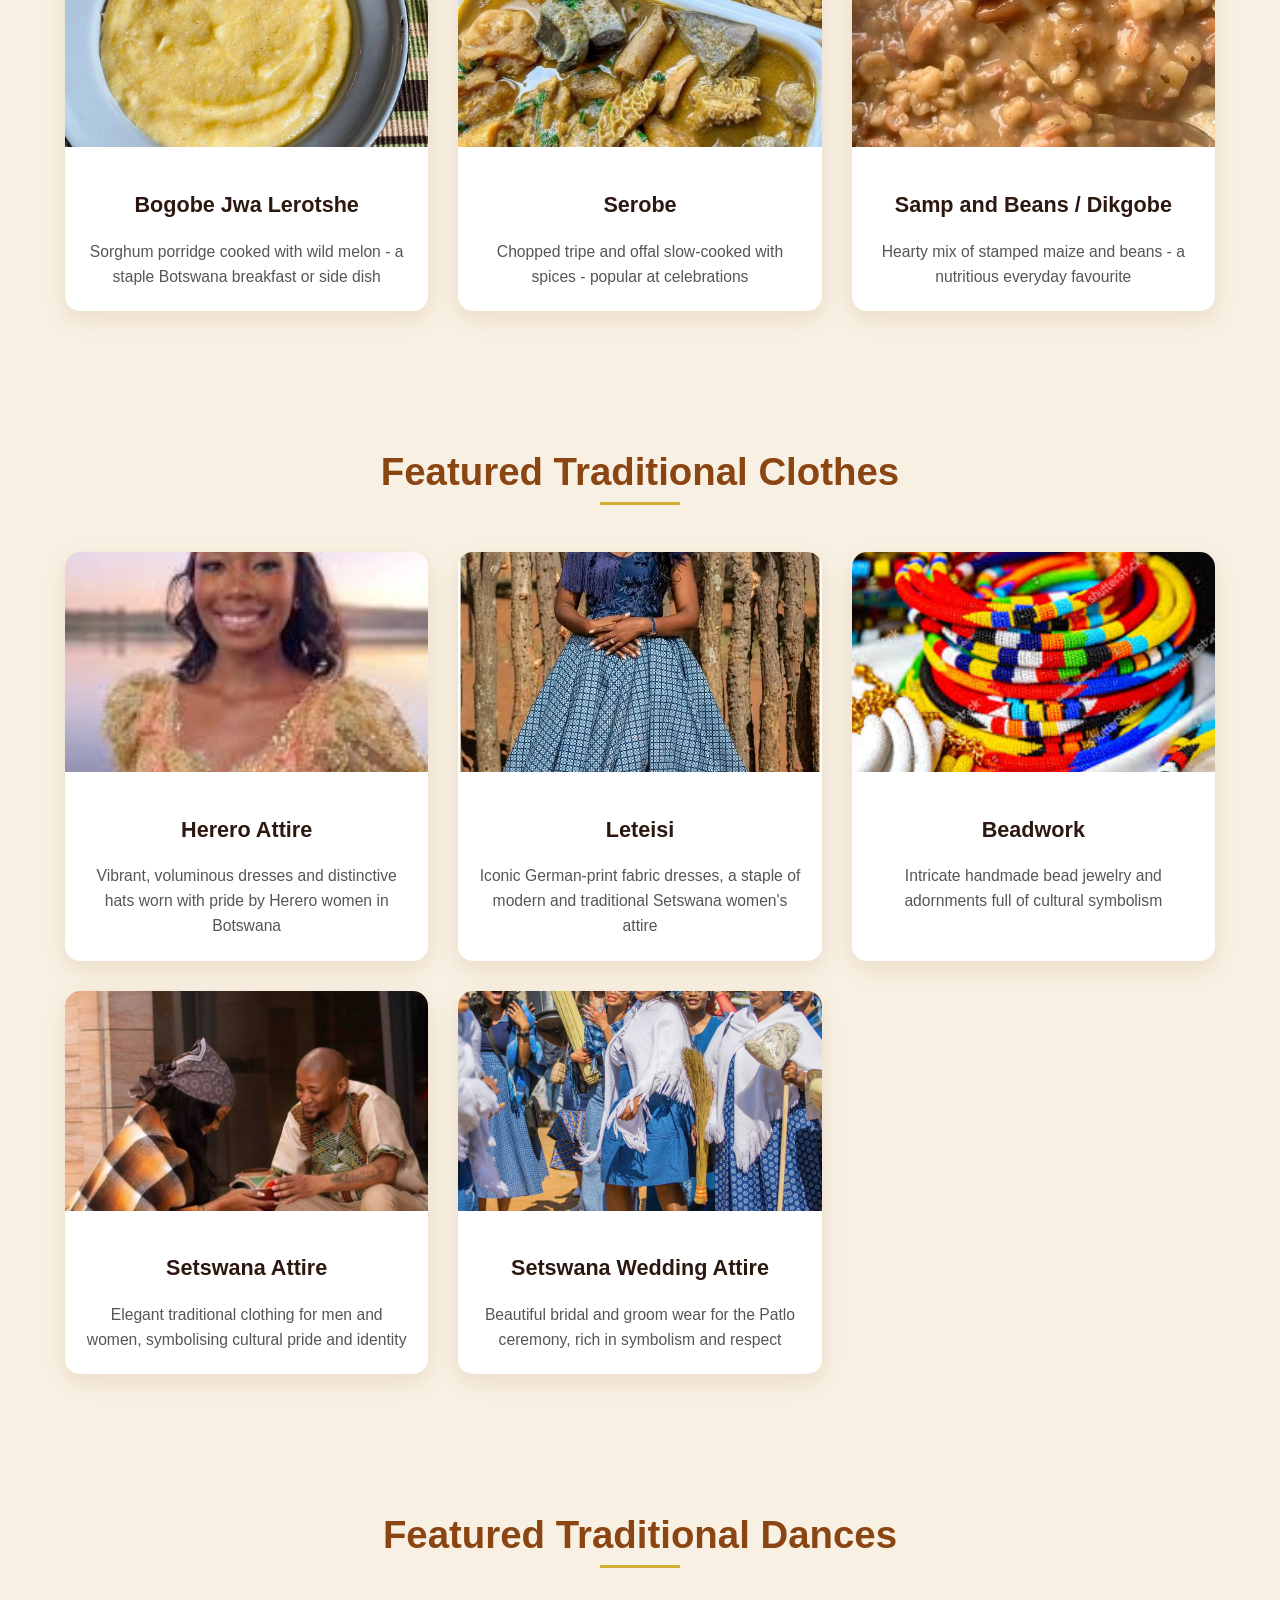
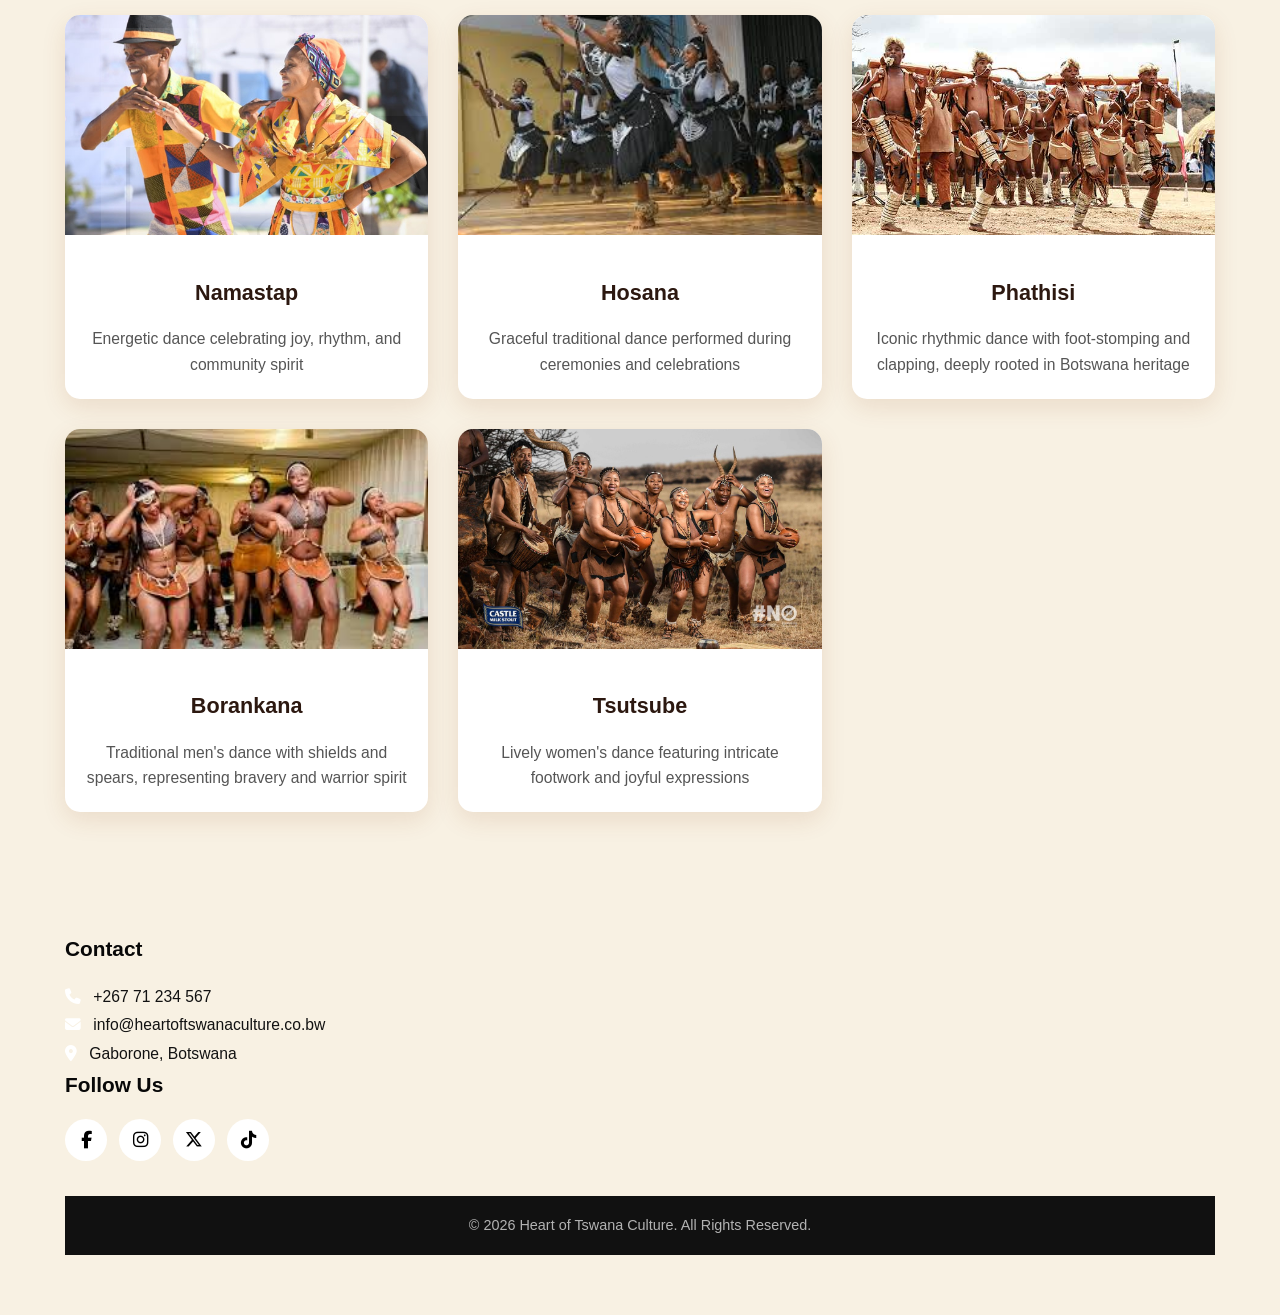
<file: culture.html>
<!DOCTYPE html>
<html lang="en">
<head>
    <meta charset="UTF-8">
    <meta name="viewport" content="width=device-width, initial-scale=1.0">
    <meta name="description" content="Heart of Tswana Culture - Celebrating Botswana's rich heritage, traditions, and stories">
    <title>Heart of Tswana Culture</title>
    <link rel="stylesheet" href="styles.css">
    <link rel="stylesheet" href="https://cdnjs.cloudflare.com/ajax/libs/font-awesome/6.5.1/css/all.min.css">
</head>
<body>

    <div class="header">
        <div class="container">
            <div class="navbar">
                <div class="logo">
                    <img src="images/Heart of Tswana Culture.jpg" alt="Heart of Tswana Culture Logo">
                </div>
                <nav>
                    <ul>
                        <li><a href="index.html">Home</a></li>
                        <li><a href="about-us.html">About Us</a></li>
                        <li><a href="culture.html">Culture Corner</a></li>
                        <li><a href="shop.html">Shop</a></li>
                        <li><a href="contact.html">Contact</a></li>
                    </ul>
                </nav>
            </div>
        </div>
    </div>

    <div class="hero">
        <div class="container">
            <div class="row">
                <div class="col-1">
                    <h1>Culture Corner</h1>
                    <p>Celebrating Botswana's rich heritage, traditions, and stories</p>
                    <a href="shop.html" class="btn">Explore the Shop →</a>
                </div>
                <div class="col-1">
                    <img src="images/Nature.jpg" alt="Nature">
                </div>
            </div>
        </div>
    </div>

    <main>
    <!------------- FEATURED TRADITIONAL FOODS ----------->
    <section class="small-container">
        <h2 class="title">Featured Traditional Foods</h2>
        <div class="grid">
            <div class="card">
                <img src="images/Morogo wa Dinawa.jpeg" alt="Morogo wa Dinawa">
                <h4>Morogo Wa Dinawa</h4>
                <p>Traditional spinach cooked with beans - a true Setswana comfort food</p>
            </div>
            <div class="card">
                <img src="images/Seswaa.jpeg" alt="Seswaa">
                <h4>Seswaa</h4>
                <p>Slow-cooked shredded beef - Botswana's national dish</p>
            </div>
            <div class="card">
                <img src="images/Phane.jpeg" alt="Phane">
                <h4>Phane</h4>
                <p>Mopane worms - a delicious, protein-rich Botswana delicacy</p>
            </div>
            <div class="card">
                <img src="images/Bogobe jwa lerotshe.jpeg" alt="Bogobe jwa lerotshe">
                <h4>Bogobe Jwa Lerotshe</h4>
                <p>Sorghum porridge cooked with wild melon - a staple Botswana breakfast or side dish</p>
            </div>
            <div class="card">
                <img src="images/Serobe.jpeg" alt="Serobe">
                <h4>Serobe</h4>
                <p>Chopped tripe and offal slow-cooked with spices - popular at celebrations</p>
            </div>
            <div class="card">
                <img src="images/Beans.jpeg" alt="Samp And Beans">
                <h4>Samp and Beans / Dikgobe</h4>
                <p>Hearty mix of stamped maize and beans - a nutritious everyday favourite</p>
            </div>
        </div>
    </div>
<main>
    <!------------ FEATURED TRADITIONAL CLOTHES-------- -->
    <section class="small-container">
        <h2 class="title">Featured Traditional Clothes</h2>
        <div class="grid">
            <div class="card">
                <img src="images/herero clothing.jpeg" alt="Herero Attire">
                <h4>Herero Attire</h4>
                <p>Vibrant, voluminous dresses and distinctive hats worn with pride by Herero women in Botswana</p>
            </div>
            <div class="card">
                <img src="images/Leteisi 1.jpeg" alt="Leteisi">
                <h4>Leteisi</h4>
                <p>Iconic German-print fabric dresses, a staple of modern and traditional Setswana women's attire</p>
            </div>
            <div class="card">
                <img src="images/Beads.jpeg" alt="Traditional Beadwork">
                <h4>Beadwork</h4>
                <p>Intricate handmade bead jewelry and adornments full of cultural symbolism</p>
            </div>
            <div class="card">
                <img src="images/Attire.jpeg" alt="Setswana Attire">
                <h4>Setswana Attire</h4>
                <p>Elegant traditional clothing for men and women, symbolising cultural pride and identity</p>
            </div>
            <div class="card">
                <img src="images/Patlo.jpeg" alt="Setswana Wedding Attire">
                <h4>Setswana Wedding Attire</h4>
                <p>Beautiful bridal and groom wear for the Patlo ceremony, rich in symbolism and respect</p>
            </div>
        </div>
    </div>

    <!-- FEATURED TRADITIONAL DANCES -->
    <div class="small-container">
        <h2 class="title">Featured Traditional Dances</h2>
        <div class="grid">
            <div class="card">
                <img src="images/Namastap.jpeg" alt="Namastap Dance">
                <h4>Namastap</h4>
                <p>Energetic dance celebrating joy, rhythm, and community spirit</p>
            </div>
            <div class="card">
                <img src="images/Hosana.jpeg" alt="Hosana Dance">
                <h4>Hosana</h4>
                <p>Graceful traditional dance performed during ceremonies and celebrations</p>
            </div>
            <div class="card">
                <img src="images/Phathisi.jpeg" alt="Phathisi Dance">
                <h4>Phathisi</h4>
                <p>Iconic rhythmic dance with foot-stomping and clapping, deeply rooted in Botswana heritage</p>
            </div>
            <div class="card">
                <img src="images/Borankana.jpeg" alt="Borankana Dance">
                <h4>Borankana</h4>
                <p>Traditional men's dance with shields and spears, representing bravery and warrior spirit</p>
            </div>
            <div class="card">
                <img src="images/Tsutsube.jpeg" alt="Tsutsube Dance">
                <h4>Tsutsube</h4>
                <p>Lively women's dance featuring intricate footwork and joyful expressions</p>
            </div>
        </div>
    </section>
</main>
      <div class="footer-col">
            <h3>Contact</h3>
            <p><i class="fas fa-phone"></i> +267 71 234 567</p>
            <p><i class="fas fa-envelope"></i> info@heartoftswanaculture.co.bw</p>
            <p><i class="fas fa-map-marker-alt"></i> Gaborone, Botswana</p>
        </div>

       <!-- Follow Us Column -->
        <div class="footer-col follow-col">
            <h3>Follow Us</h3>

            <div class="social-links">
                <a href="#" aria-label="Facebook">
                    <i class="fab fa-facebook-f"></i>
                </a>

                <a href="#" aria-label="Instagram">
                    <i class="fab fa-instagram"></i>
                </a>

                <a href="#" aria-label="X Twitter">
                    <i class="fab fa-x-twitter"></i>

                <a href="#" aria-label="TikTok">
                    <i class="fab fa-tiktok"></i>
                </a>
                
            </div>
        </div>

    </div>

    <div class="footer-bottom">

<p>&copy; 2026 Heart of Tswana Culture. All Rights Reserved.</p>
    </div>
</footer>

</body>
</html>
</file>
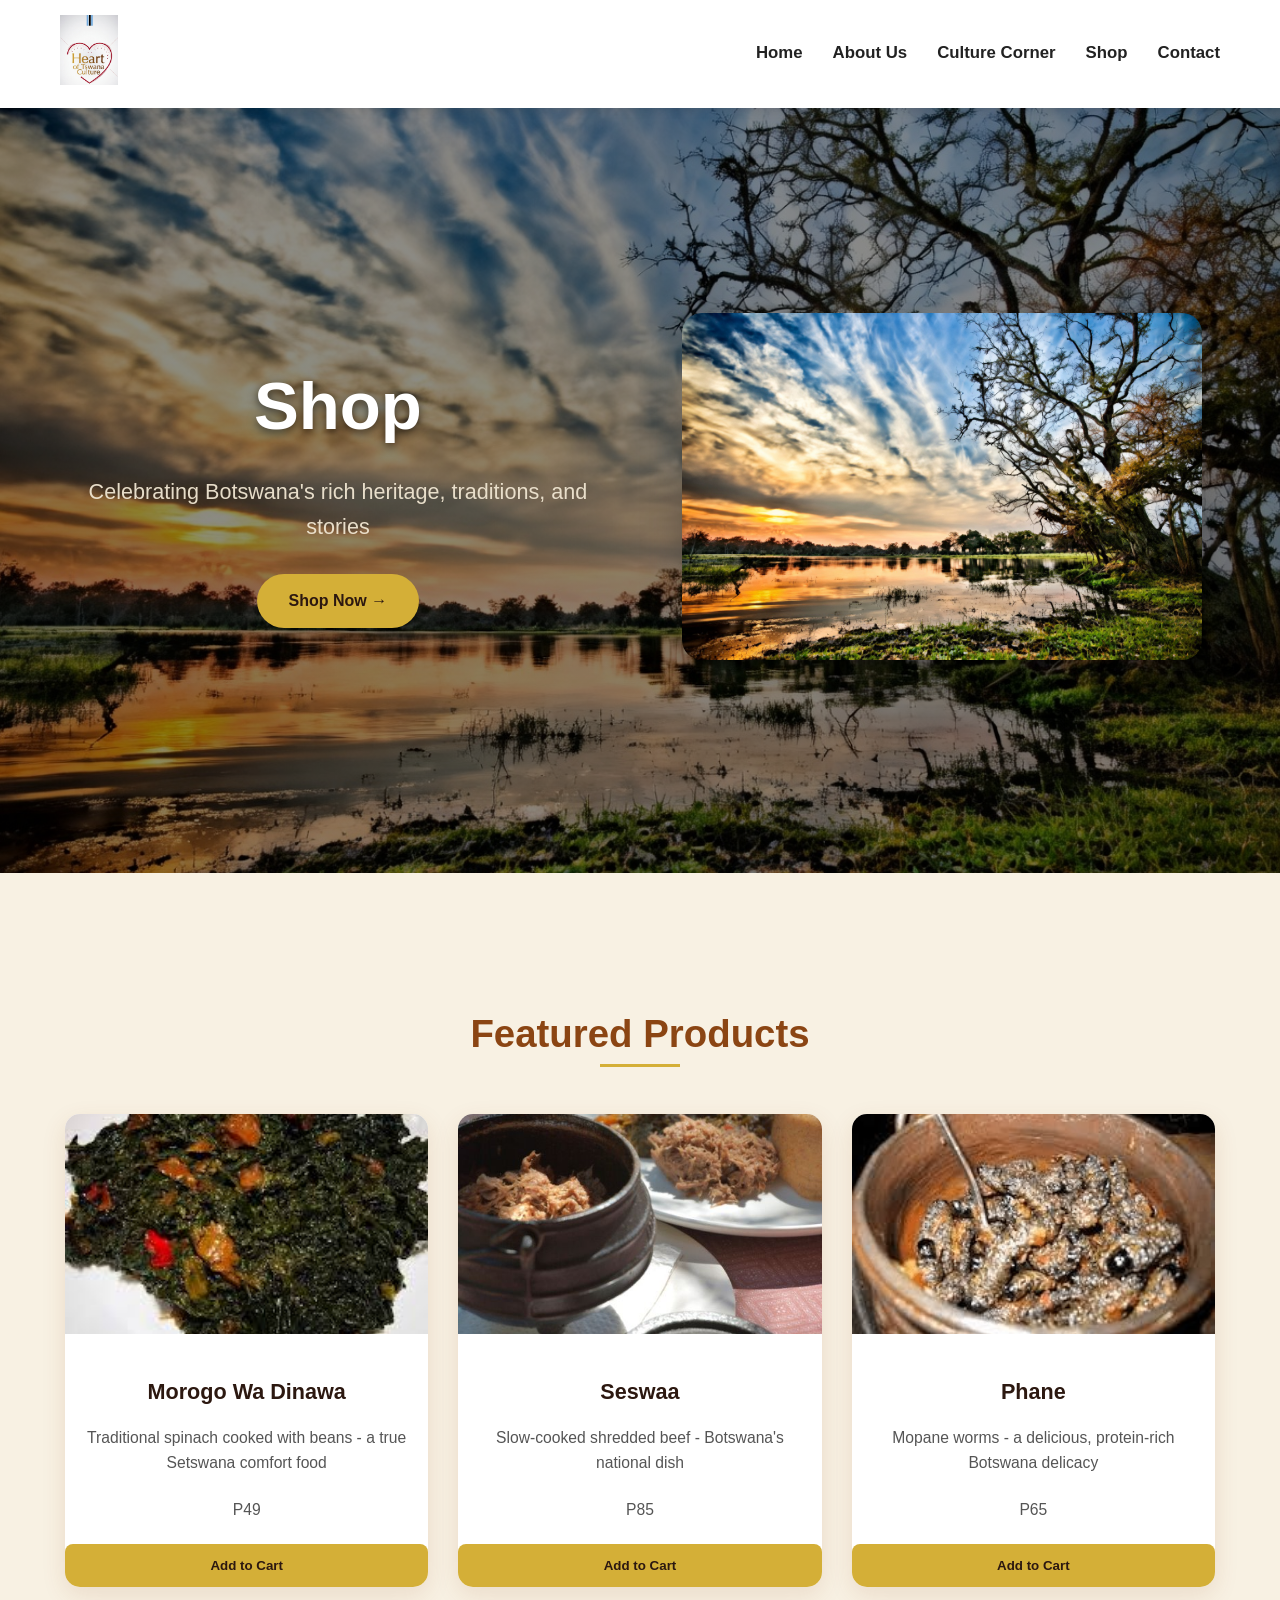
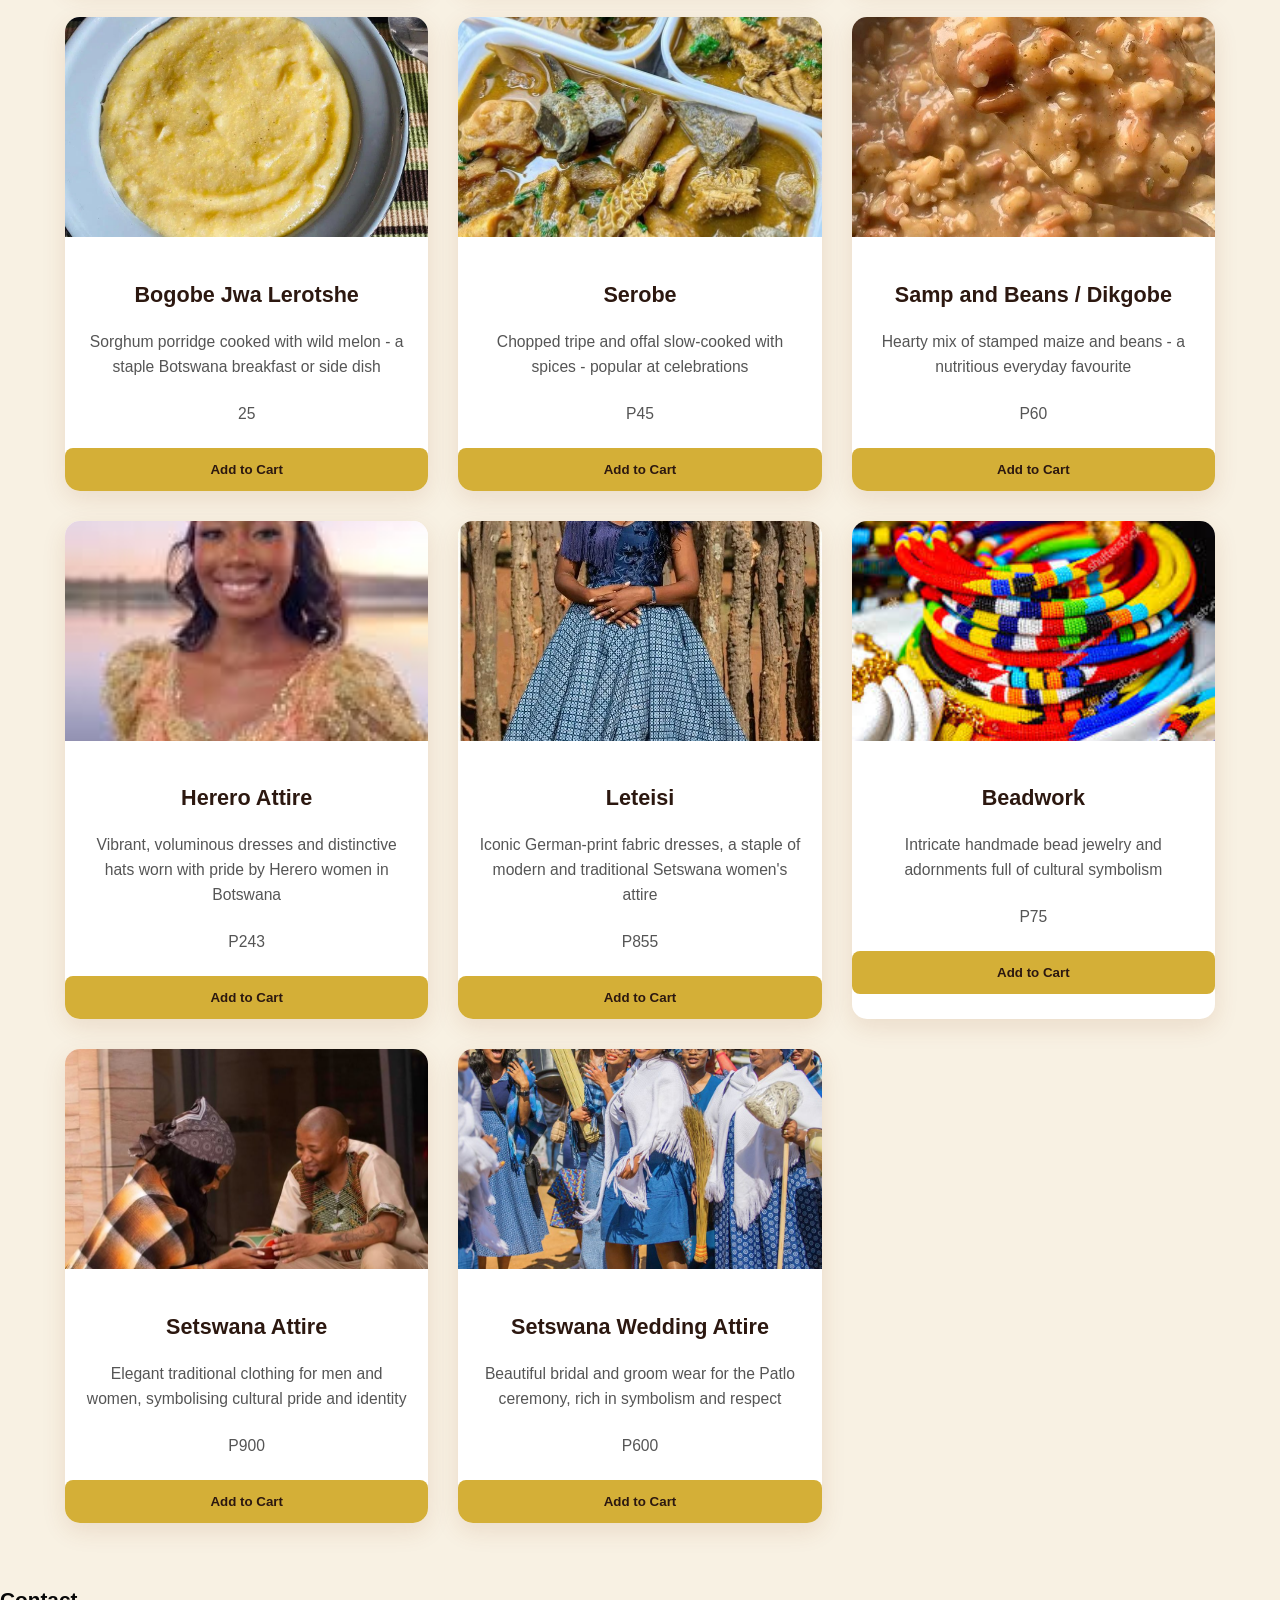
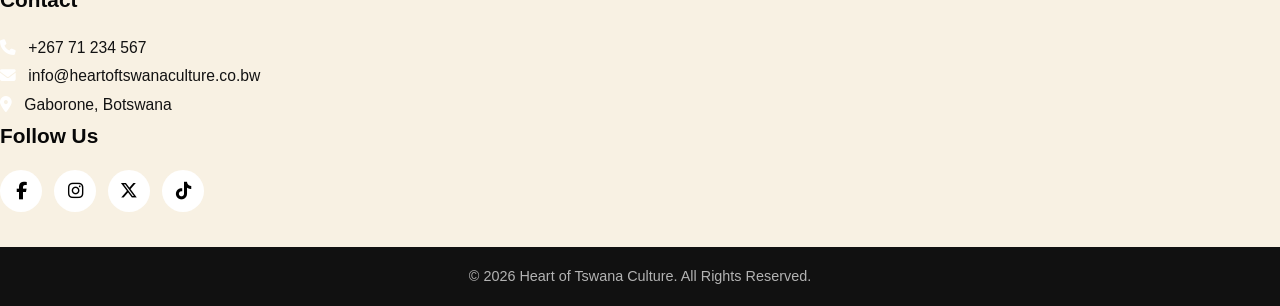
<file: shop.html>
<!DOCTYPE html>
<html lang="en">
<head>
    <meta charset="UTF-8">
    <meta name="viewport" content="width=device-width, initial-scale=1.0">
    <meta name="description" content="Heart of Tswana Culture - Celebrating Botswana's rich heritage, traditions, and stories">
    <title>Heart of Tswana Culture</title>
    <link rel="stylesheet" href="styles.css">
    <link rel="stylesheet" href="https://cdnjs.cloudflare.com/ajax/libs/font-awesome/6.5.1/css/all.min.css">
</head>
<body>

    <div class="header">
        <div class="container">
            <div class="navbar">
                <div class="logo">
                    <img src="images/Heart of Tswana Culture.jpg" alt="Heart of Tswana Culture Logo">
                </div>
                <nav>
                    <ul>
                        <li><a href="index.html">Home</a></li>
                        <li><a href="about-us.html">About Us</a></li>
                        <li><a href="culture.html">Culture Corner</a></li>
                        <li><a href="shop.html">Shop</a></li>
                        <li><a href="contact.html">Contact</a></li>
                    </ul>
                </nav>
            </div>
        </div>
    </div>

    <div class="hero">
        <div class="container">
            <div class="row">
                <div class="col-1">
                    <h1>Shop</h1>
                    <p>Celebrating Botswana's rich heritage, traditions, and stories</p>
                    <a href="shop.html" class="btn">Shop Now →</a>
                </div>
                <div class="col-1">
                    <img src="images/Nature.jpg" alt="Nature">
                </div>
            </div>
        </div>
    </div>
    
<main>
    <!------------- Featured Products ----------->
    <section class="small-container">
        <h2 class="title">Featured Products</h2>
        <div class="grid">
            <div class="card">
                <img src="images/Morogo wa Dinawa.jpeg" alt="Morogo wa Dinawa">
                <h4>Morogo Wa Dinawa</h4>
                <p>Traditional spinach cooked with beans - a true Setswana comfort food</p>
                <p>P49</p>
                <button class="add-to-cart">Add to Cart</button>

            </div>
            <div class="card">
                <img src="images/Seswaa.jpeg" alt="Seswaa">
                <h4>Seswaa</h4>
                <p>Slow-cooked shredded beef - Botswana's national dish</p>
                <p>P85</p>
                <button class="add-to-cart">Add to Cart</button>
            </div>
            <div class="card">
                <img src="images/Phane.jpeg" alt="Phane">
                <h4>Phane</h4>
                <p>Mopane worms - a delicious, protein-rich Botswana delicacy</p>
                <p>P65</p>
                <button class="add-to-cart">Add to Cart</button>
            </div>
            <div class="card">
                <img src="images/Bogobe jwa lerotshe.jpeg" alt="Bogobe jwa lerotshe">
                <h4>Bogobe Jwa Lerotshe</h4>
                <p>Sorghum porridge cooked with wild melon - a staple Botswana breakfast or side dish</p>
                <p>25</p>
                <button class="add-to-cart">Add to Cart</button>
            </div>
            <div class="card">
                <img src="images/Serobe.jpeg" alt="Serobe">
                <h4>Serobe</h4>
                <p>Chopped tripe and offal slow-cooked with spices - popular at celebrations</p>
                <p>P45</p>
                <button class="add-to-cart">Add to Cart</button>
            </div>
            <div class="card">
                <img src="images/Beans.jpeg" alt="Samp And Beans">
                <h4>Samp and Beans / Dikgobe</h4>
                <p>Hearty mix of stamped maize and beans - a nutritious everyday favourite</p>
                <p>P60</p>
                <button class="add-to-cart">Add to Cart</button>
            </div>
            <div class="card">
                <img src="images/herero clothing.jpeg" alt="Herero Attire">
                <h4>Herero Attire</h4>
                <p>Vibrant, voluminous dresses and distinctive hats worn with pride by Herero women in Botswana</p>
                <p>P243</p>
                <button class="add-to-cart">Add to Cart</button>
            </div>
            <div class="card">
                <img src="images/Leteisi 1.jpeg" alt="Leteisi">
                <h4>Leteisi</h4>
                <p>Iconic German-print fabric dresses, a staple of modern and traditional Setswana women's attire</p>
                <p>P855</p>
                <button class="add-to-cart">Add to Cart</button>
            </div>
            <div class="card">
                <img src="images/Beads.jpeg" alt="Traditional Beadwork">
                <h4>Beadwork</h4>
                <p>Intricate handmade bead jewelry and adornments full of cultural symbolism</p>
                <p>P75</p>
                <button class="add-to-cart">Add to Cart</button>
            </div>
            <div class="card">
                <img src="images/Attire.jpeg" alt="Setswana Attire">
                <h4>Setswana Attire</h4>
                <p>Elegant traditional clothing for men and women, symbolising cultural pride and identity</p>
                <p>P900</p>
                <button class="add-to-cart">Add to Cart</button>
            </div>
            <div class="card">
                <img src="images/Patlo.jpeg" alt="Setswana Wedding Attire">
                <h4>Setswana Wedding Attire</h4>
                <p>Beautiful bridal and groom wear for the Patlo ceremony, rich in symbolism and respect</p>
                <p>P600</p>
                <button class="add-to-cart">Add to Cart</button>
            </div>
        </div>
    </div>
  </div>
</section>
</main>
  <div class="footer-col">
            <h3>Contact</h3>
            <p><i class="fas fa-phone"></i> +267 71 234 567</p>
            <p><i class="fas fa-envelope"></i> info@heartoftswanaculture.co.bw</p>
            <p><i class="fas fa-map-marker-alt"></i> Gaborone, Botswana</p>
        </div>

       <!-- Follow Us Column -->
        <div class="footer-col follow-col">
            <h3>Follow Us</h3>

            <div class="social-links">
                <a href="#" aria-label="Facebook">
                    <i class="fab fa-facebook-f"></i>
                </a>

                <a href="#" aria-label="Instagram">
                    <i class="fab fa-instagram"></i>
                </a>

                <a href="#" aria-label="X Twitter">
                    <i class="fab fa-x-twitter"></i>

                <a href="#" aria-label="TikTok">
                    <i class="fab fa-tiktok"></i>
                </a>

            </div>
        </div>

    </div>

    <div class="footer-bottom">

<p>&copy; 2026 Heart of Tswana Culture. All Rights Reserved.</p>
    </div>
</footer>

</body>
</html>
</file>
<file: styles.css>
:root {
    --blue: #003087;          
    --gold: #f4a261;          
    --text: #222;
}

 *{ margin: 0; padding: 0; box-sizing: border-box; }

body {
    font-family: 'Segoe UI', Tahoma, Geneva, Verdana, sans-serif;
    line-height: 1.6;
    color: var(--text);
}


.header {
    background: white;
    box-shadow: 0 4px 15px rgba(0,0,0,0.08);
    position: sticky;
    top: 0;
    z-index: 100;
}

.navbar {
    display: flex;
    justify-content: space-between;
    align-items: center;
    padding: 10px 0;           
}

.logo img {
    width: 70px;               
    height: auto;
    transition: transform 0.3s;
}

.logo img:hover { transform: scale(1.05); }

nav ul {
    display: flex;
    list-style: none;
    gap: 32px;
}

nav a {
    text-decoration: none;
    color: var(--text);
    font-weight: 600;
    font-size: 1.05rem;
}

nav a:hover { color: var(--gold); }


.hero {
    background: #003087;
    color: white;
    min-height: 85vh;
    display: flex;
    align-items: center;
}

.hero .row {
    display: flex;
    align-items: center;
    gap: 60px;
    flex-wrap: wrap;
}

.col-1 { flex: 1; min-width: 300px; }

.col-1 h1 { font-size: 3.5rem; margin-bottom: 20px; }
.col-1 p { color: #f0e6d2; font-size: 1.35rem; margin-bottom: 35px; max-width: 480px; }

.btn {
    display: inline-block;
    background: var(--gold);
    color: #222;
    padding: 16px 38px;
    border-radius: 50px;
    text-decoration: none;
    font-weight: 700;
    transition: all 0.3s;
}

.btn:hover {
    background: #e08e4e;
    transform: translateY(-4px);
}

.col-1 img {
    width: 100%;
    max-width: 520px;
    height: auto;
    border-radius: 20px;
    box-shadow: 0 15px 40px rgba(0,0,0,0.25);
}


.small-container {
    max-width: 1200px;
    margin: 80px auto;
    padding: 0 20px;
}

.title {
    text-align: center;
    font-size: 2.5rem;
    color: var(--blue);
    margin-bottom: 50px;
    position: relative;
}

.title::after {
    content: '';
    width: 90px;
    height: 4px;
    background: var(--gold);
    position: absolute;
    bottom: -15px;
    left: 50%;
    transform: translateX(-50%);
}

.grid {
    display: grid;
    grid-template-columns: repeat(auto-fit, minmax(280px, 1fr));
    gap: 30px;
}

.card {
    background: white;
    border-radius: 15px;
    overflow: hidden;
    box-shadow: 0 8px 25px rgba(0,0,0,0.1);
    transition: all 0.4s ease;
}

.card:hover {
    transform: translateY(-12px);
    box-shadow: 0 20px 40px rgba(0, 48, 135, 0.15);
}

.card img {
    width: 100%;
    height: 220px;
    object-fit: cover;
}

.card h4 {
    font-size: 1.35rem;
    color: var(--blue);
    padding: 18px 20px 8px;
    margin: 0;
}

.card p {
    padding: 0 20px 25px;
    color: #555;
    font-size: 1rem;
}

@media (max-width: 768px) {
    .logo img { width: 60px; }
    .hero .row { flex-direction: column; text-align: center; }
    nav ul { gap: 20px; justify-content: center; }
}
* {
    margin: 0;
    padding: 0;
    box-sizing: border-box;
}

body {
    font-family: 'Segoe UI', Tahoma, Geneva, Verdana, sans-serif;
    line-height: 1.7;
    color: #333;
    background: #fff;
}

.header {
    background: #ffffff;
    box-shadow: 0 4px 20px rgba(0, 0, 0, 0.1);
    position: sticky;
    top: 0;
    z-index: 1000;
}

.navbar {
    display: flex;
    justify-content: space-between;
    align-items: center;
    max-width: 1200px;
    margin: 0 auto;
    padding: 20px 20px;
}

.logo img {
    height: 72px;
    object-fit: contain;
}

nav ul {
    display: flex;
    list-style: none;
    gap: 32px;
}

nav ul li a {
    text-decoration: none;
    color: #222;
    font-weight: 600;
    font-size: 1.05rem;
    transition: color 0.3s ease;
}

nav ul li a:hover,
nav ul li a.active {
    color: #c41e3a;
}

.container {
    max-width: 1200px;
    margin: 0 auto;
    padding: 0 20px;
}

.small-container {
    max-width: 1150px;
    margin: 0 auto;
    padding: 60px 20px;
}

.row {
    display: flex;
    flex-wrap: wrap;
    gap: 40px;
    align-items: center;
}

.col-1 { flex: 1; min-width: 300px; }
.col-2 { flex: 2; min-width: 300px; }

.grid {
    display: grid;
    grid-template-columns: repeat(auto-fit, minmax(280px, 1fr));
    gap: 30px;
}

.card {
    background: #fff;
    border-radius: 15px;
    overflow: hidden;
    box-shadow: 0 8px 25px rgba(0,0,0,0.08);
    transition: all 0.4s ease;
    text-align: center;
}

.card:hover {
    transform: translateY(-12px);
    box-shadow: 0 20px 40px rgba(196, 30, 58, 0.18);
}

.card img {
    width: 100%;
    height: 230px;
    object-fit: cover;
}

.card h4 {
    color: #c41e3a;
    font-size: 1.45rem;
    margin: 15px 0 8px;
}

.card p {
    padding: 0 15px 20px;
    color: #555;
    font-size: 1rem;
}

.title {
    font-size: 2.6rem;
    text-align: center;
    color: #c41e3a;
    margin: 70px 0 45px;
    position: relative;
}

.title:after {
    content: '';
    width: 90px;
    height: 4px;
    background: #c41e3a;
    display: block;
    margin: 15px auto 0;
}
.hero {
    padding: 130px 0;
    background: linear-gradient(rgba(0,0,0,0.4), rgba(0,0,0,0.4)), url('images/image.png') center/cover no-repeat;
    color: white;
    text-align: center;
}

.about-us {
    padding: 130px 0;
    background: linear-gradient(rgba(0,0,0,0.45), rgba(0,0,0,0.45)), url('images/Tswana elders.jpg') center/cover no-repeat;
    color: white;
    text-align: center;
}

.hero h1, .about-us h1 {
    font-size: 3.5rem;
    margin-bottom: 18px;
}

.hero p, .about-us p {
    font-size: 1.4rem;
    max-width: 720px;
    margin: 0 auto 35px;
}

.btn {
    display: inline-block;
    background: #c41e3a;
    color: white;
    padding: 15px 36px;
    border-radius: 50px;
    text-decoration: none;
    font-weight: bold;
    transition: all 0.3s ease;
}

.btn:hover {
    background: #9e162f;
    transform: scale(1.06);
}

.cta-section {
    text-align: center;
    background: #f8f1e9;
    padding: 70px 20px;
}

@media (max-width: 768px) {
    .navbar {
        flex-direction: column;
        gap: 15px;
    }
    .row {
        flex-direction: column;
    }
    .hero h1, .about-us h1 {
        font-size: 2.6rem;
    }
    .grid {
        grid-template-columns: 1fr;
    }
}
:root {
    --primary: #8B4513;     /* Botswana earth brown */
    --accent: #D4AF37;      /* Gold */
    --dark: #2C1810;
    --light: #F8F1E3;
    --green: #2E8B57;
}

* {
    margin: 0;
    padding: 0;
    box-sizing: border-box;
}

body {
    font-family: 'Segoe UI', Tahoma, Geneva, Verdana, sans-serif;
    line-height: 1.6;
    color: #333;
    background-color: var(--light);
}

.container {
    max-width: 1200px;
    margin: 0 auto;
    padding: 0 20px;
}


.header {
    background-color: white;
    box-shadow: 0 2px 10px rgba(0,0,0,0.1);
    position: sticky;
    top: 0;
    z-index: 1000;
}

.navbar {
    display: flex;
    justify-content: space-between;
    align-items: center;
    padding: 15px 0;
}

.logo img {
    height: 70px;
    width: auto;
}

nav ul {
    display: flex;
    list-style: none;
    gap: 30px;
}

nav a {
    text-decoration: none;
    color: var(--dark);
    font-weight: 600;
    transition: color 0.3s;
}

nav a:hover {
    color: var(--primary);
}

.hero {
    height: 85vh;
    background-image: 
        linear-gradient(rgba(0, 0, 0, 0.45), rgba(0, 0, 0, 0.45)),
        url('images/Nature.jpg');
    background-size: cover;
    background-position: center;
    background-attachment: fixed;
    display: flex;
    align-items: center;
    color: white;
    position: relative;
}

.hero .row {
    display: flex;
    align-items: center;
    width: 100%;
}

.hero .col-1 {
    flex: 1;
    max-width: 600px;
}

.hero h1 {
    font-size: 4.2rem;
    margin-bottom: 15px;
    text-shadow: 0 3px 10px rgba(0,0,0,0.6);
}

.hero p {
    font-size: 1.35rem;
    margin-bottom: 30px;
    opacity: 0.95;
}

.btn {
    display: inline-block;
    background-color: var(--accent);
    color: var(--dark);
    padding: 14px 32px;
    border-radius: 50px;
    text-decoration: none;
    font-weight: bold;
    transition: all 0.3s;
}

.btn:hover {
    background-color: #f0c14e;
    transform: translateY(-3px);
}

.small-container {
    padding: 60px 0;
}

.title {
    text-align: center;
    font-size: 2.4rem;
    margin-bottom: 50px;
    color: var(--primary);
    position: relative;
}

.title:after {
    content: '';
    width: 80px;
    height: 3px;
    background: var(--accent);
    display: block;
    margin: 12px auto;
}

.grid {
    display: grid;
    grid-template-columns: repeat(auto-fit, minmax(280px, 1fr));
    gap: 30px;
}

.card {
    background: white;
    border-radius: 15px;
    overflow: hidden;
    box-shadow: 0 8px 25px rgba(139, 69, 19, 0.12);
    transition: all 0.4s ease;
}

.card:hover {
    transform: translateY(-12px);
    box-shadow: 0 15px 35px rgba(139, 69, 19, 0.2);
}

.card img {
    width: 100%;
    height: 220px;
    object-fit: cover;
}

.card h4 {
    padding: 18px 20px 8px;
    color: var(--dark);
    font-size: 1.35rem;
}

.card p {
    padding: 0 20px 22px;
    color: #555;
    font-size: 0.98rem;
}

@media (max-width: 768px) {
    .hero h1 {
        font-size: 3rem;
    }
    
    .navbar {
        flex-direction: column;
        gap: 15px;
    }
    
    nav ul {
        gap: 20px;
        flex-wrap: wrap;
        justify-content: center;
    }
    
    .hero {
        height: 70vh;
    }
}
.shop-hero {
    background-image: 
        linear-gradient(rgba(0, 0, 0, 0.5), rgba(0, 0, 0, 0.5)),
        url('images/Nature.jpg');
    background-size: cover;
    background-position: center;
    background-attachment: fixed;
}

.product-card .price {
    font-size: 1.45rem;
    font-weight: bold;
    color: var(--primary);
    padding: 0 20px 12px;
    margin-top: 5px;
}

.add-to-cart {
    width: 100%;
    background-color: var(--accent);
    color: var(--dark);
    border: none;
    padding: 14px;
    font-weight: bold;
    border-radius: 8px;
    cursor: pointer;
    transition: all 0.3s;
}

.add-to-cart:hover {
    background-color: #f0c14e;
    transform: translateY(-2px);
}

.cart-link {
    position: relative;
    font-size: 1.4rem;
    color: var(--dark);
}

#cart-count {
    position: absolute;
    top: -6px;
    right: -10px;
    background: var(--accent);
    color: var(--dark);
    font-size: 0.75rem;
    width: 19px;
    height: 19px;
    border-radius: 50%;
    display: flex;
    align-items: center;
    justify-content: center;
    font-weight: bold;
}

.small-btn {
    margin-top: 15px;
    padding: 10px 25px;
    font-size: 0.95rem;
}

.category-card {
    text-align: center;
}

.category-card h4 {
    margin-top: 15px;
}

.contact-form {
    max-width: 700px;
    margin: 40px auto 0;
    display: flex;
    flex-direction: column;
    gap: 25px;
}

.contact-form input,
.contact-form textarea {
    width: 100%;
    padding: 16px 20px;
    border: 2px solid #ddd;
    border-radius: 10px;
    font-size: 1.05rem;
    transition: all 0.3s;
}

.contact-form input:focus,
.contact-form textarea:focus {
    border-color: #8B4513;
    outline: none;
    box-shadow: 0 0 0 4px rgba(139, 69, 19, 0.15);
}

.contact-form textarea {
    min-height: 160px;
    resize: vertical;
}

/* Info Cards (exactly as in your contact.html) */
.info-card {
    background: white;
    padding: 30px;
    border-radius: 15px;
    margin: 25px auto;
    max-width: 650px;
    box-shadow: 0 10px 30px rgba(139, 69, 19, 0.12);
    text-align: center;
    transition: transform 0.3s;
}

.info-card:hover {
    transform: translateY(-5px);
}

.info-card i {
    font-size: 2.8rem;
    color: #D4AF37;
    margin-bottom: 15px;
    display: block;
}

.info-card h4 {
    color: #8B4513;
    margin-bottom: 12px;
}

.info-card p {
    color: #444;
    font-size: 1.05rem;
}

.info-card p a {
    color: #8B4513;
    text-decoration: none;
}

.info-card p a:hover {
    color: #D4AF37;
}

/* Button in contact form */
.contact-form .btn {
    padding: 16px 40px;
    font-size: 1.1rem;
    align-self: center;
    margin-top: 10px;
}
.footer {
    background: #000000;
    color: #ffffff;
    padding: 50px 0 0;
    margin-top: 60px;
    boarder-top:4px solid #1a1a1a;
}

.footer-container {
    max-width: 1200px;
    margin: 0 auto;
    padding: 0 20px;

    display: grid;
    grid-template-columns: repeat(auto-fit, minmax(220px, 1fr));
    gap: 35px;
}

.footer-col h3 {
    color: #080808;
    font-size: 1.3rem;
    margin-bottom: 18px;
}

.footer-col p {
    color: #121212;
    font-size: 0.98rem;
    line-height: 1.8;
}

.footer-col ul {
    list-style: none;
    padding: 0;
    margin: 0;
}

.footer-col ul li {
    margin-bottom: 10px;
}

.footer-col a {
    color: #010000;
    text-decoration: none;
    font-size: 0.98rem;
    transition: all 0.3s ease;
}

.footer-col a:hover {
    color: #cccccc;
    text-decoration: underline;
}

/* Contact icons */
.footer-col i {
    margin-right: 8px;
    color: #ffffff;
}

/* Social media links */
.social-links {
    display: flex;
    gap: 12px;
    flex-wrap: wrap;
}

.social-links a {
    width: 42px;
    height: 42px;
    background: #ffffff;
    color: #000000;
    border-radius: 50%;

    display: flex;
    align-items: center;
    justify-content: center;

    text-decoration: none;
    font-size: 1.1rem;
    transition: all 0.3s ease;
}

.social-links a i {
    margin: 0;
    color: #000000;
}

.social-links a:hover {
    background: #cccccc;
    transform: translateY(-4px);
}

.social-links a:hover i {
    color: #000000;
}

/* Footer bottom */
.footer-bottom {
    text-align: center;
    margin-top: 35px;
    padding: 18px 10px;
    background-color:#111111;
    
}

.footer-bottom p {
    margin: 0;
    color: #b3b3b3;
    font-size: 0.9rem;
}

/* Mobile responsive footer */
@media (max-width: 768px) {
    .footer {
        text-align: center;
        padding-top: 40px;
    }

    .footer-container {
        grid-template-columns: 1fr;
    }

    .social-links {
        justify-content: center;
    }

    .footer-col i {
        margin-right: 5px;
    }
}
</file>
